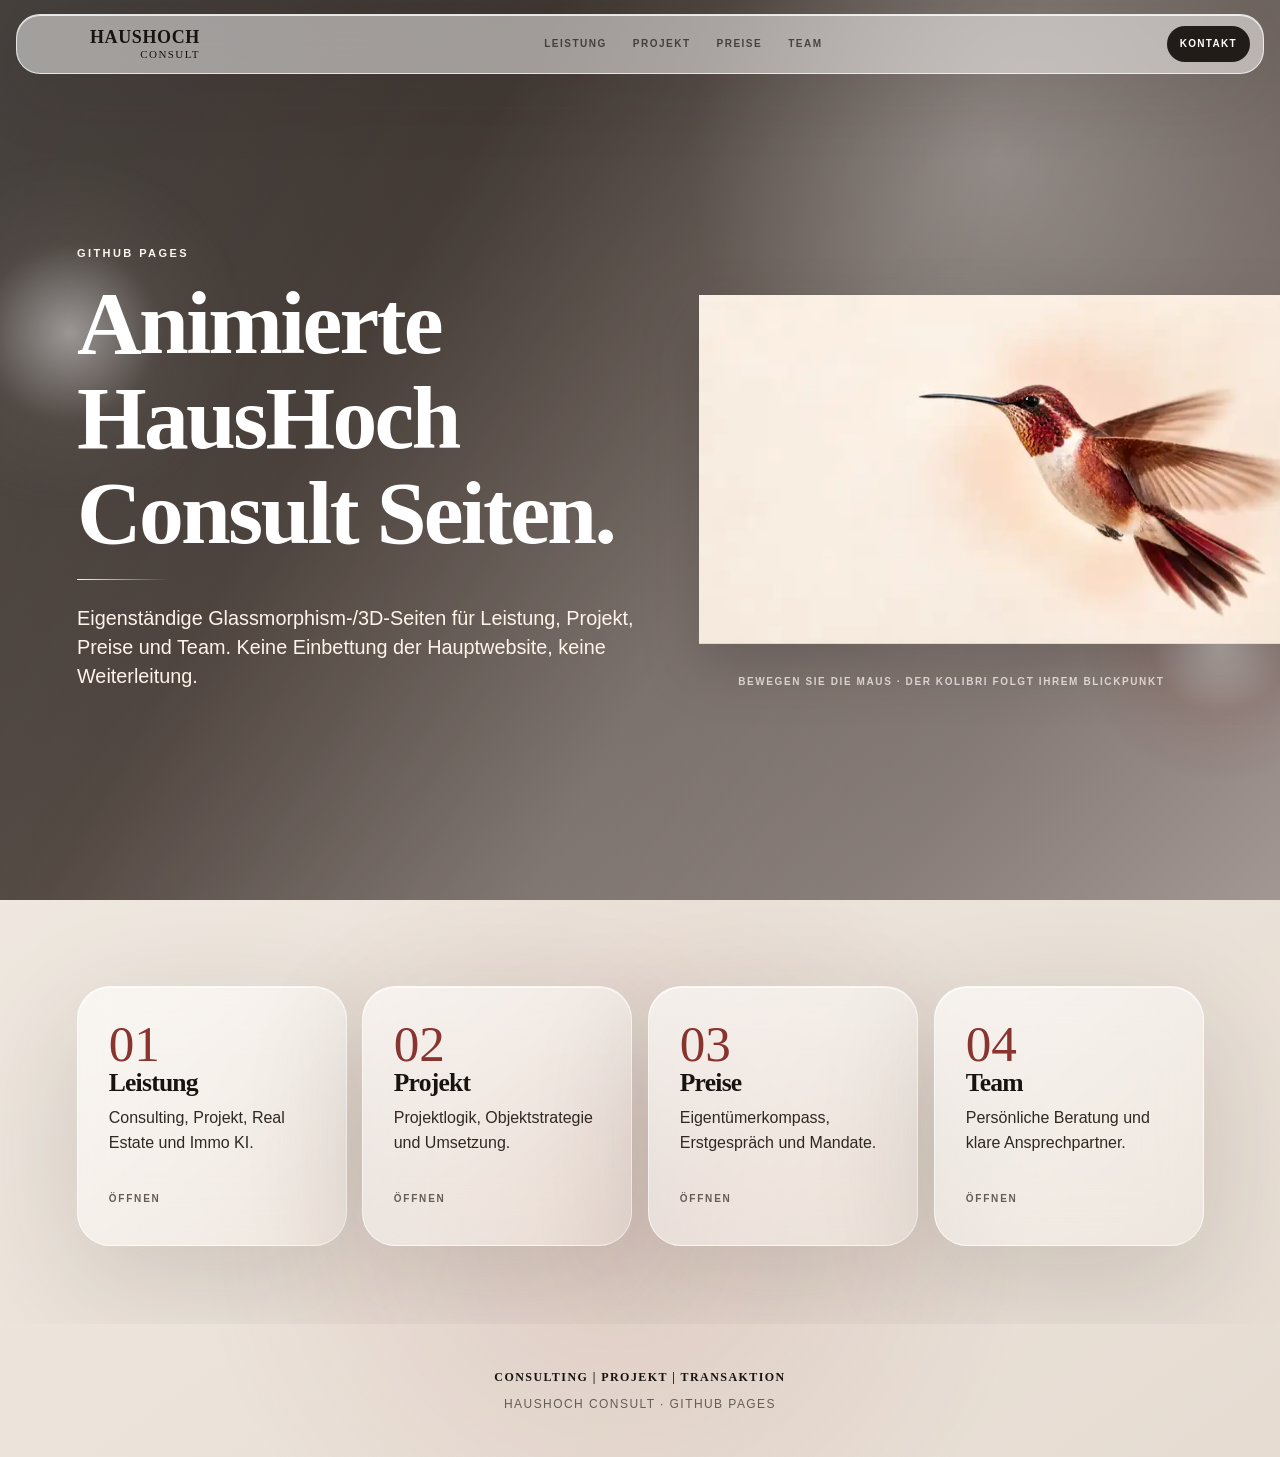
<file: index.html>
<!doctype html><html lang="de"><head><meta charset="utf-8"><meta name="viewport" content="width=device-width,initial-scale=1"><title>HausHoch Consult | GitHub Seiten</title><meta name="description" content="Animierte HausHoch Consult GitHub-Seiten."><link rel="stylesheet" href="assets/hhc.css"></head><body><div class="progress"></div><nav class="nav"><a class="logo" href="./"><b>HAUSHOCH</b>CONSULT</a><div class="navlinks"><a href="leistung/">Leistung</a><a href="projekt/">Projekt</a><a href="preise/">Preise</a><a href="team/">Team</a></div><a class="nav-cta" href="mailto:info@haus-hoch.com">Kontakt</a></nav><section class="section hero"><span class="orb one"></span><span class="orb two"></span><div class="wrap hero-grid"><div class="reveal"><div class="eyebrow">GitHub Pages</div><h1>Animierte HausHoch Consult Seiten.</h1><div class="rule"></div><p class="lead">Eigenständige Glassmorphism-/3D-Seiten für Leistung, Projekt, Preise und Team. Keine Einbettung der Hauptwebsite, keine Weiterleitung.</p></div><div class="kolibri-stage reveal" aria-label="Interaktiver Kolibri"><div class="kolibri-bird" data-kolibri><img src="[data-uri]" alt="HausHoch Kolibri"><span class="eye" aria-hidden="true"></span></div><div class="kolibri-caption">Bewegen Sie die Maus · der Kolibri folgt Ihrem Blickpunkt</div></div></div></section><section class="section compact"><div class="wrap grid4"><a class="service-card tilt reveal" href="leistung/"><div><span class="number">01</span><h3>Leistung</h3><p>Consulting, Projekt, Real Estate und Immo KI.</p></div><span class="kicker">Öffnen</span></a><a class="service-card tilt reveal" href="projekt/"><div><span class="number">02</span><h3>Projekt</h3><p>Projektlogik, Objektstrategie und Umsetzung.</p></div><span class="kicker">Öffnen</span></a><a class="service-card tilt reveal" href="preise/"><div><span class="number">03</span><h3>Preise</h3><p>Eigentümerkompass, Erstgespräch und Mandate.</p></div><span class="kicker">Öffnen</span></a><a class="service-card tilt reveal" href="team/"><div><span class="number">04</span><h3>Team</h3><p>Persönliche Beratung und klare Ansprechpartner.</p></div><span class="kicker">Öffnen</span></a></div></section><footer class="footer"><strong>CONSULTING | PROJEKT | TRANSAKTION</strong>HausHoch Consult · GitHub Pages</footer><script src="assets/hhc.js" defer></script><script src="assets/kolibri-follow.js" defer></script></body></html>
</file>
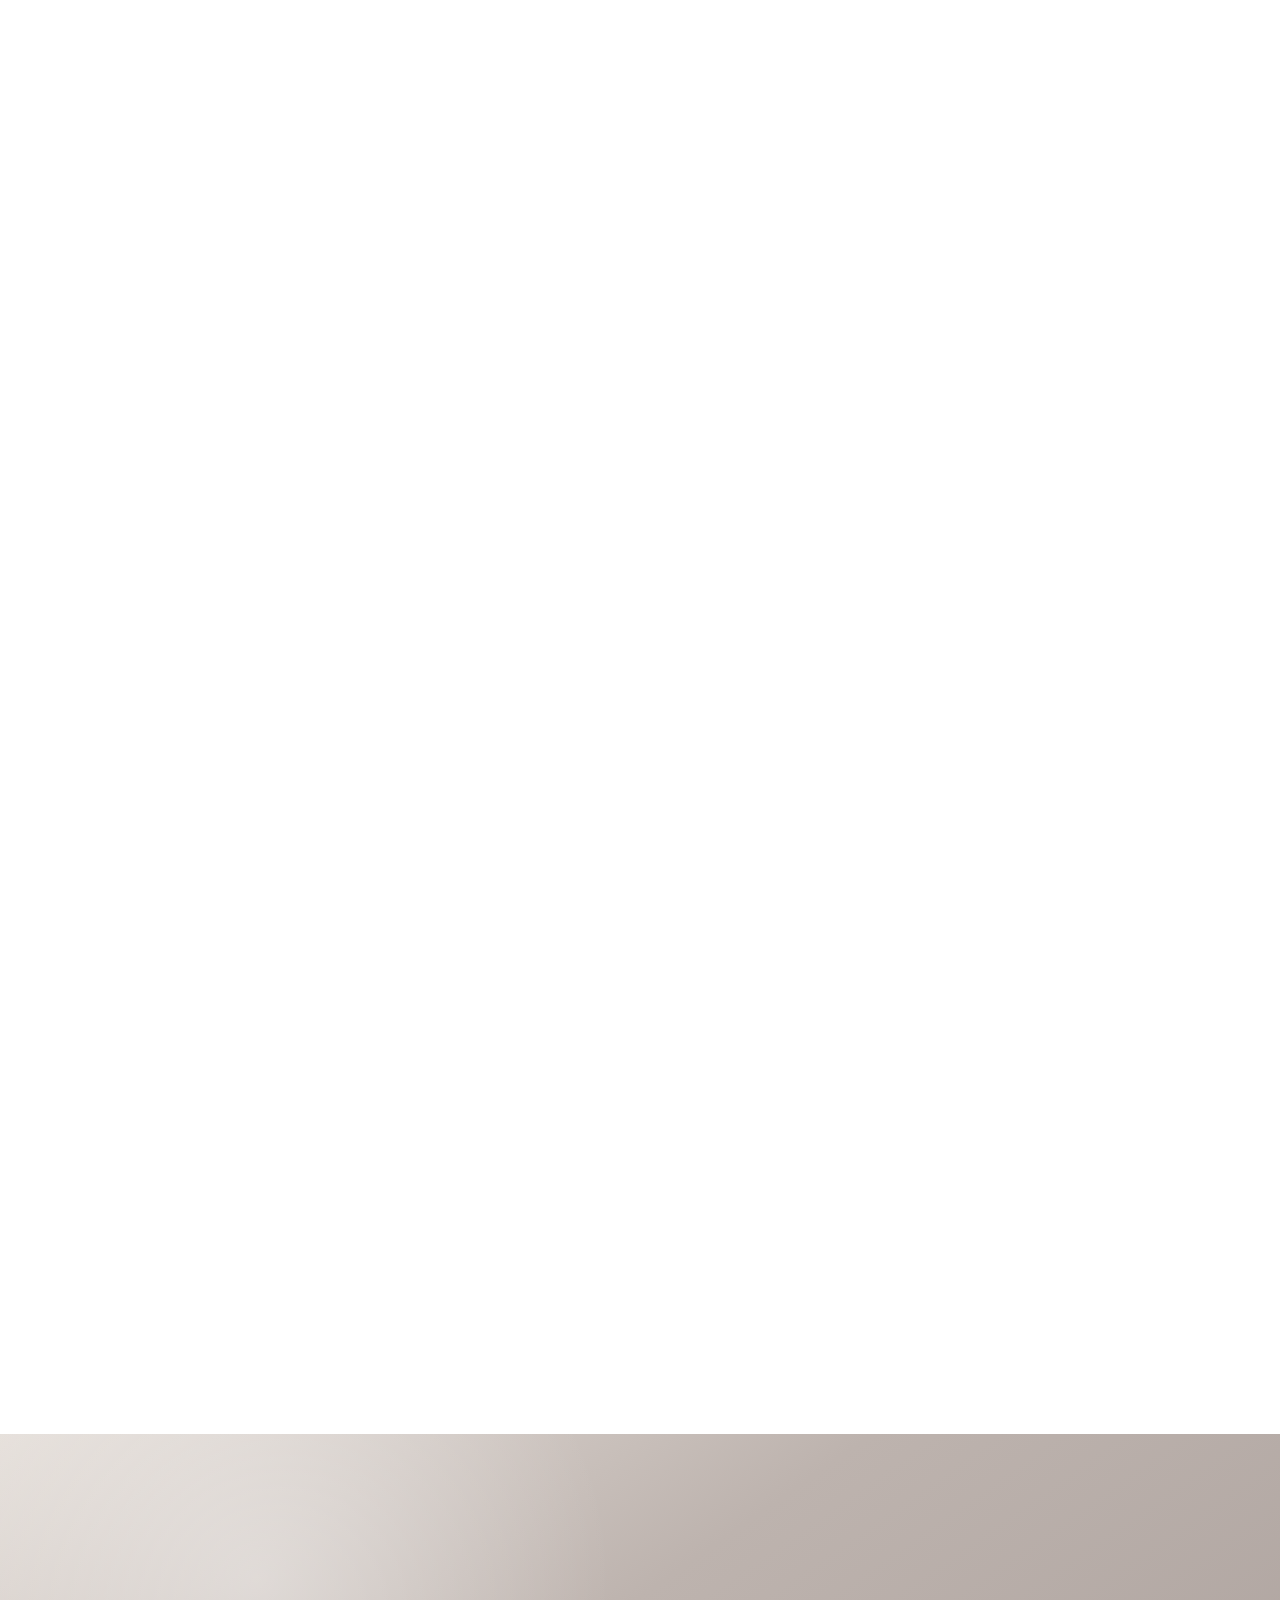
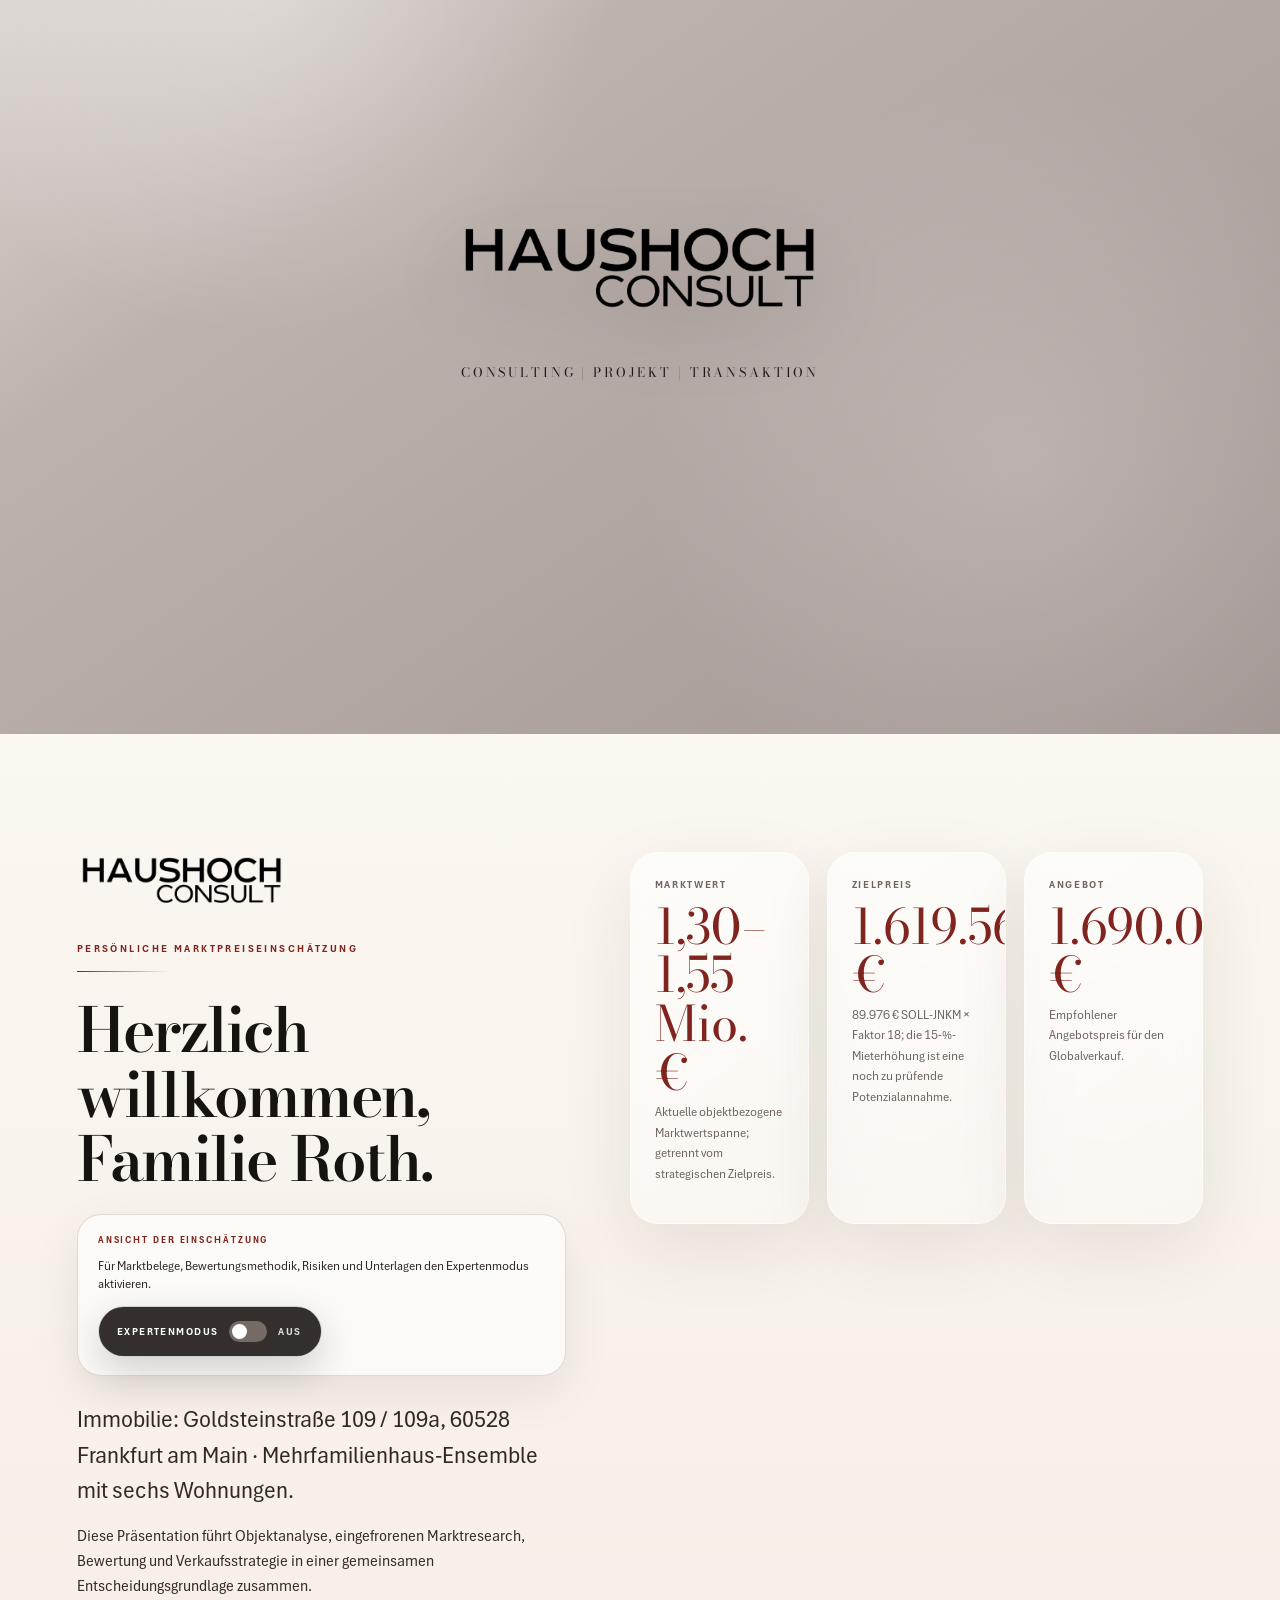
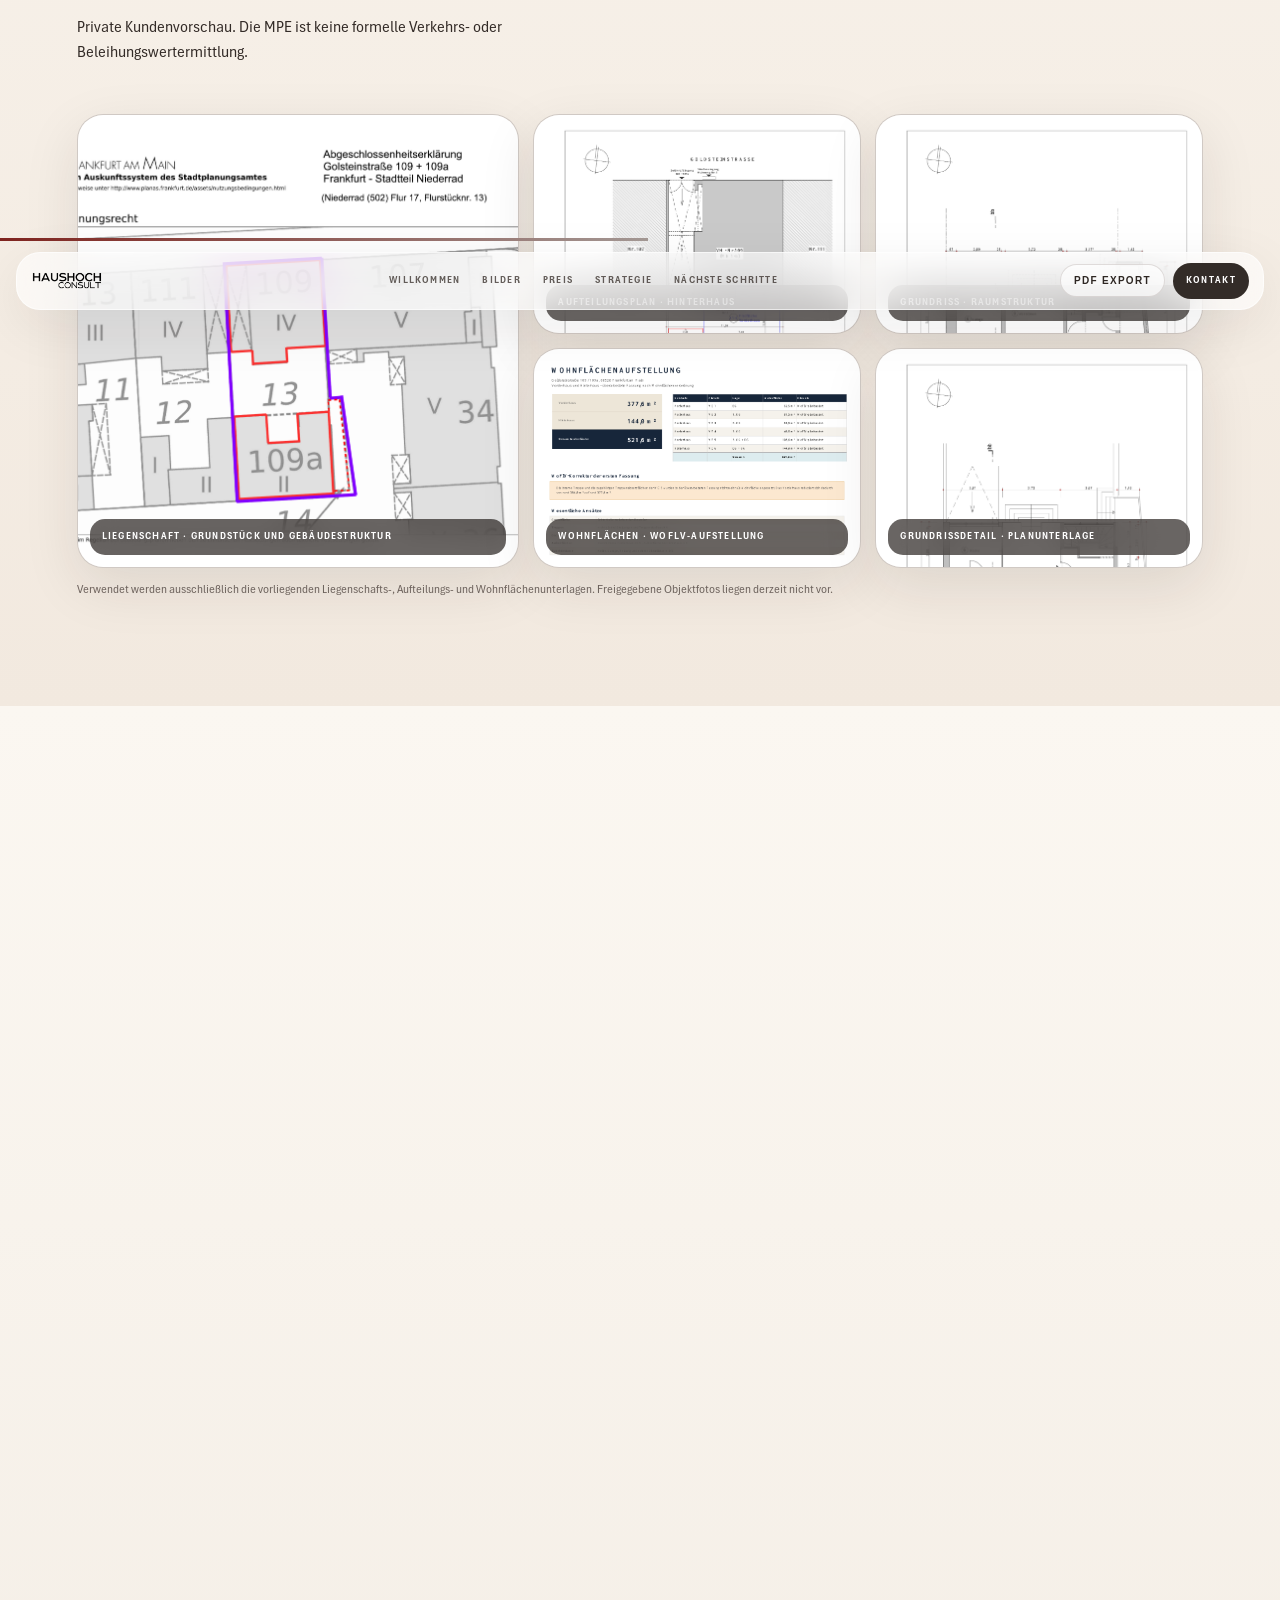
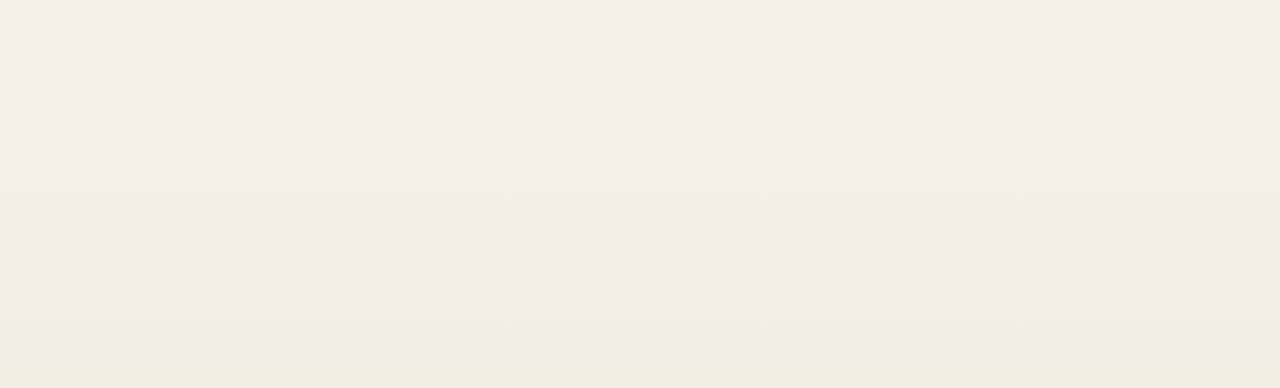
<file: goldsteinstrasse/index.html>
<!doctype html>
<html lang="de">
  <head>
    <meta charset="utf-8" />
    <meta name="viewport" content="width=device-width, initial-scale=1" />
    <meta name="robots" content="noindex,nofollow,noarchive" />
    <title>Goldsteinstraße 109/109a | Marktpreiseinschätzung</title>
    <style>
      :root {
        color-scheme: light;
        font-family: Arial, Helvetica, sans-serif;
        color: #173d35;
        background: #f4f0e8;
      }
      * { box-sizing: border-box; }
      body {
        min-height: 100vh;
        margin: 0;
        display: grid;
        place-items: center;
        background:
          radial-gradient(circle at 20% 10%, rgb(194 157 82 / 18%), transparent 32rem),
          linear-gradient(145deg, #f7f3eb, #e9e2d5);
      }
      main {
        width: min(28rem, calc(100% - 2rem));
        text-align: center;
      }
      .mark {
        display: grid;
        width: 4rem;
        height: 4rem;
        margin: 0 auto 1.25rem;
        place-items: center;
        border: 1px solid rgb(23 61 53 / 24%);
        border-radius: 1.25rem;
        background: rgb(255 255 255 / 76%);
        box-shadow: 0 1rem 2.5rem rgb(23 61 53 / 12%);
        font-weight: 700;
        letter-spacing: 0.08em;
      }
      p { margin: 0 0 1rem; line-height: 1.6; }
      .track {
        height: 0.25rem;
        overflow: hidden;
        border-radius: 999px;
        background: rgb(23 61 53 / 12%);
      }
      .bar {
        width: 0;
        height: 100%;
        border-radius: inherit;
        background: #173d35;
        transition: width 160ms ease;
      }
      .error {
        color: #7b2929;
      }
    </style>
  </head>
  <body>
    <main>
      <div class="mark" aria-hidden="true">HH</div>
      <p id="status">Marktpreiseinschätzung wird geladen …</p>
      <div class="track" aria-hidden="true"><div class="bar" id="bar"></div></div>
    </main>
    <script>
      const chunkCount = 24;
      const statusElement = document.getElementById("status");
      const barElement = document.getElementById("bar");

      async function loadSite() {
        let completed = 0;
        const chunks = await Promise.all(
          Array.from({ length: chunkCount }, async (_, index) => {
            const name = String(index).padStart(3, "0");
            const response = await fetch(`chunks/chunk-${name}`);
            if (!response.ok) throw new Error(`Teil ${name} konnte nicht geladen werden.`);
            const chunk = await response.text();
            completed += 1;
            barElement.style.width = `${Math.round((completed / chunkCount) * 100)}%`;
            return chunk.trim();
          })
        );

        const binary = atob(chunks.join(""));
        const bytes = new Uint8Array(binary.length);
        for (let index = 0; index < binary.length; index += 1) {
          bytes[index] = binary.charCodeAt(index);
        }
        let html = new TextDecoder("utf-8").decode(bytes);
        html = html.replace(
          "</head>",
          '<meta name="robots" content="noindex,nofollow,noarchive"></head>'
        );
        document.open();
        document.write(html);
        document.close();
      }

      loadSite().catch((error) => {
        statusElement.className = "error";
        statusElement.textContent =
          "Die Marktpreiseinschätzung konnte nicht vollständig geladen werden. Bitte öffnen Sie den Link erneut.";
        console.error(error);
      });
    </script>
  </body>
</html>
</file>
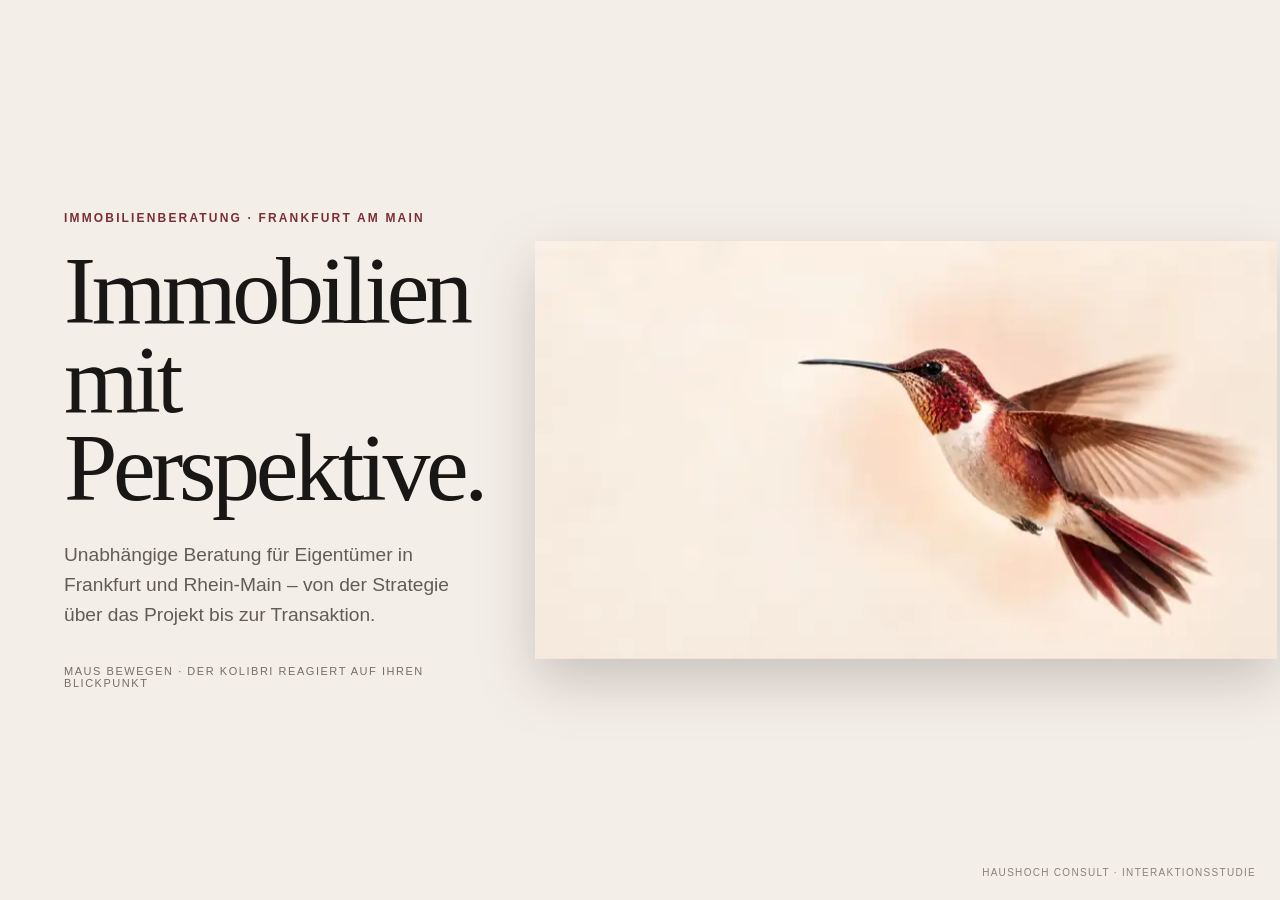
<file: kolibri-interaktion/index.html>
<!doctype html><html lang="de"><head><meta charset="utf-8"><meta name="viewport" content="width=device-width,initial-scale=1"><title>HausHoch Consult – Kolibri Interaktion</title><style>
:root{--paper:#f4eee8;--ink:#191715;--wine:#7a2f36}*{box-sizing:border-box}body{margin:0;background:var(--paper);color:var(--ink);font-family:Arial,sans-serif}.hero{min-height:100svh;display:grid;grid-template-columns:.9fr 1.1fr;align-items:center;gap:4vw;padding:5vw;overflow:hidden;perspective:1200px}.copy{max-width:620px}.ey{font-size:12px;letter-spacing:.18em;text-transform:uppercase;color:var(--wine);font-weight:700;margin-bottom:22px}h1{font:400 clamp(54px,7.5vw,116px)/.92 Georgia,serif;letter-spacing:-.045em;margin:0}.lead{font-size:clamp(17px,1.5vw,22px);line-height:1.55;color:#625c57;max-width:520px;margin-top:28px}.hint{margin-top:35px;font-size:11px;letter-spacing:.14em;text-transform:uppercase;color:#756d67}.stage{display:grid;place-items:center;min-height:70vh;perspective:1200px;perspective-origin:54% 46%}.bird{position:relative;width:min(760px,58vw);aspect-ratio:720/405;transform-style:preserve-3d;transform-origin:54% 52%;will-change:transform,filter;transform:translate3d(var(--tx,0px),var(--ty,0px),var(--tz,0px)) rotateX(var(--rx,0deg)) rotateY(var(--ry,0deg)) rotateZ(var(--rz,0deg)) scale(var(--sc,1));filter:drop-shadow(var(--sx,0px) var(--sy,22px) var(--sb,28px) rgba(28,20,16,.20))}.bird img{width:100%;height:100%;object-fit:contain;display:block;pointer-events:none;user-select:none;transform:translate3d(0,0,8px);animation:kolibriHover 4.8s ease-in-out infinite;will-change:transform}.eye{position:absolute;left:53.15%;top:30.5%;width:clamp(10px,1.15vw,17px);aspect-ratio:1;border-radius:50%;transform:translate(-50%,-50%) translate3d(var(--ex,0px),var(--ey,0px),28px);background:radial-gradient(circle at 35% 30%,#fff 0 10%,transparent 11%),radial-gradient(circle,#050404 0 62%,rgba(30,10,10,.3) 72%,transparent 78%);opacity:.72;filter:drop-shadow(0 1px 1px rgba(0,0,0,.25));pointer-events:none;will-change:transform}@keyframes kolibriHover{0%,100%{transform:translate3d(0,0,8px) rotateZ(0deg)}50%{transform:translate3d(0,-3px,12px) rotateZ(.18deg)}}.tag{position:fixed;right:24px;bottom:22px;font-size:10px;letter-spacing:.13em;text-transform:uppercase;color:#8a817a}@media(max-width:900px){.hero{grid-template-columns:1fr;padding:90px 24px 40px}.stage{min-height:44vh}.bird{width:min(900px,96vw)}.hint{display:none}}@media(pointer:coarse),(prefers-reduced-motion:reduce){.bird{transform:none!important;filter:none!important}.bird img{animation:none!important;transform:none!important}.eye{display:none}}</style></head><body><main class="hero" id="hero"><div class="copy"><div class="ey">Immobilienberatung · Frankfurt am Main</div><h1>Immobilien mit Perspektive.</h1><p class="lead">Unabhängige Beratung für Eigentümer in Frankfurt und Rhein-Main – von der Strategie über das Projekt bis zur Transaktion.</p><div class="hint">Maus bewegen · der Kolibri reagiert auf Ihren Blickpunkt</div></div><div class="stage"><div class="bird" id="bird"><img src="[data-uri]" alt="HausHoch Kolibri"><span class="eye"></span></div></div><div class="tag">HausHoch Consult · Interaktionsstudie</div></main><script>(()=>{if(matchMedia('(pointer:coarse)').matches||matchMedia('(prefers-reduced-motion:reduce)').matches)return;
const s=document.getElementById('hero'),b=document.getElementById('bird'),e=b?.querySelector('.eye');if(!s||!b)return;
const t={x:0,y:0,a:0},body={x:0,y:0,a:0},look={x:0,y:0,a:0};let raf=0;
const clamp=(v,min,max)=>Math.max(min,Math.min(max,v));
const kick=()=>{if(!raf)raf=requestAnimationFrame(tick)};
function point(ev){
  const r=b.getBoundingClientRect();
  const cx=r.left+r.width*.54,cy=r.top+r.height*.50;
  const sx=Math.max(innerWidth*.42,r.width*.72),sy=Math.max(innerHeight*.42,r.height*.90);
  t.x=clamp((ev.clientX-cx)/sx,-1,1);
  t.y=clamp((ev.clientY-cy)/sy,-1,1);
  t.a=1;kick()
}
function reset(){t.x=0;t.y=0;t.a=0;kick()}
function tick(){
  raf=0;
  const follow=t.a?.075:.055,focus=t.a?.22:.13;
  body.x+=(t.x-body.x)*follow; body.y+=(t.y-body.y)*follow; body.a+=(t.a-body.a)*.075;
  look.x+=(t.x-look.x)*focus; look.y+=(t.y-look.y)*focus; look.a+=(t.a-look.a)*.18;
  const x=body.x*body.a,y=body.y*body.a,gx=look.x*look.a,gy=look.y*look.a;
  b.style.setProperty('--ry',(x*8.6).toFixed(3)+'deg');
  b.style.setProperty('--rx',(-y*5.7).toFixed(3)+'deg');
  b.style.setProperty('--rz',((-x*.55)-(x*y*.9)).toFixed(3)+'deg');
  b.style.setProperty('--tx',(x*12).toFixed(2)+'px');
  b.style.setProperty('--ty',(y*7).toFixed(2)+'px');
  b.style.setProperty('--tz',(body.a*8).toFixed(2)+'px');
  b.style.setProperty('--sc',(1+body.a*.009).toFixed(4));
  b.style.setProperty('--sx',(-x*12).toFixed(2)+'px');
  b.style.setProperty('--sy',(22-y*5).toFixed(2)+'px');
  b.style.setProperty('--sb',(28+body.a*4).toFixed(2)+'px');
  if(e){e.style.setProperty('--ex',(gx*4.6).toFixed(2)+'px');e.style.setProperty('--ey',(gy*3.0).toFixed(2)+'px')}
  if(Math.abs(t.x-body.x)>.001||Math.abs(t.y-body.y)>.001||Math.abs(t.a-body.a)>.001||Math.abs(t.x-look.x)>.001||Math.abs(t.y-look.y)>.001)kick()
}
s.addEventListener('pointermove',point,{passive:true});
s.addEventListener('pointerenter',point,{passive:true});
s.addEventListener('pointerleave',reset,{passive:true});
addEventListener('blur',reset,{passive:true});
})();</script></body></html>
</file>
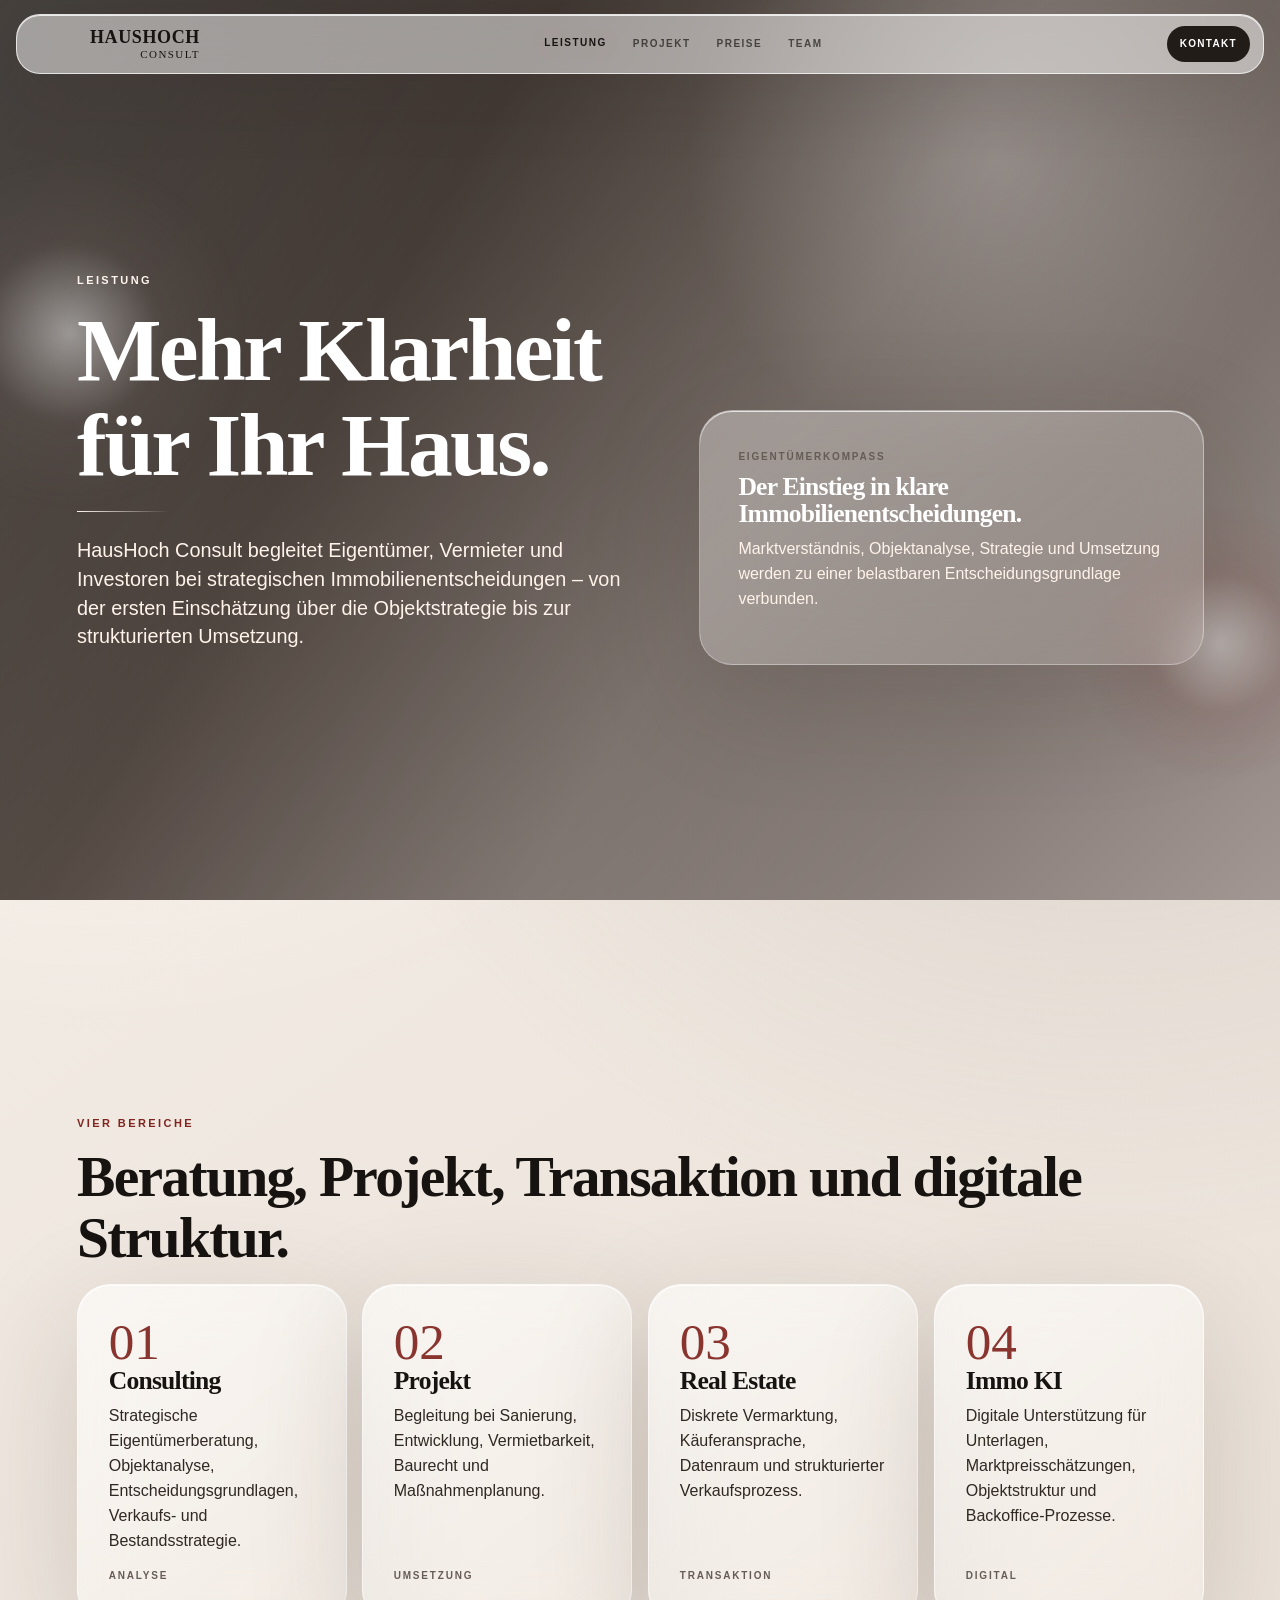
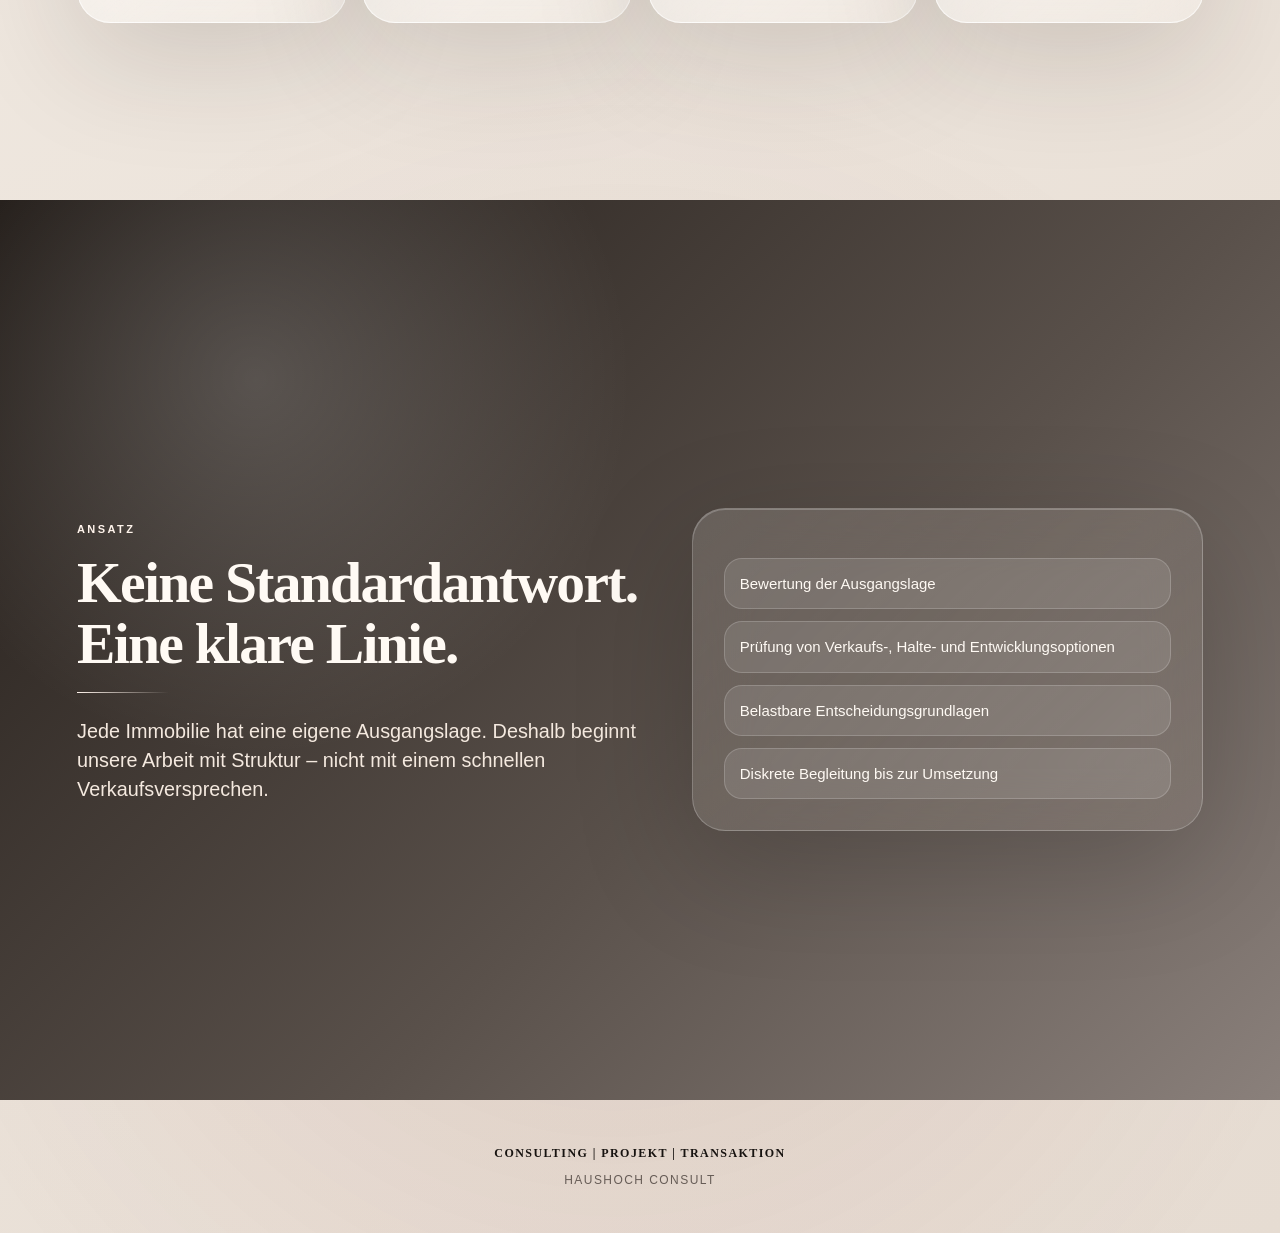
<file: leistung/index.html>
<!doctype html><html lang="de"><head><meta charset="utf-8"><meta name="viewport" content="width=device-width,initial-scale=1"><title>Leistung | HausHoch Consult</title><link rel="stylesheet" href="../assets/hhc.css"></head><body><div class="progress"></div><nav class="nav"><a class="logo" href="../"><b>HAUSHOCH</b>CONSULT</a><div class="navlinks"><a class="active" href="../leistung/">Leistung</a><a href="../projekt/">Projekt</a><a href="../preise/">Preise</a><a href="../team/">Team</a></div><a class="nav-cta" href="mailto:info@haus-hoch.com">Kontakt</a></nav><section class="section hero"><span class="orb one"></span><span class="orb two"></span><div class="wrap hero-grid"><div class="reveal"><div class="eyebrow">Leistung</div><h1>Mehr Klarheit für Ihr Haus.</h1><div class="rule"></div><p class="lead">HausHoch Consult begleitet Eigentümer, Vermieter und Investoren bei strategischen Immobilienentscheidungen – von der ersten Einschätzung über die Objektstrategie bis zur strukturierten Umsetzung.</p></div><div class="hero-card tilt reveal float"><span class="kicker">Eigentümerkompass</span><h3>Der Einstieg in klare Immobilienentscheidungen.</h3><p>Marktverständnis, Objektanalyse, Strategie und Umsetzung werden zu einer belastbaren Entscheidungsgrundlage verbunden.</p></div></div></section><section class="section"><div class="wrap"><div class="reveal"><div class="eyebrow">Vier Bereiche</div><h2>Beratung, Projekt, Transaktion und digitale Struktur.</h2></div><div class="grid4"><article class="service-card tilt reveal"><div><span class="number">01</span><h3>Consulting</h3><p>Strategische Eigentümerberatung, Objektanalyse, Entscheidungsgrundlagen, Verkaufs- und Bestandsstrategie.</p></div><span class="kicker">Analyse</span></article><article class="service-card tilt reveal"><div><span class="number">02</span><h3>Projekt</h3><p>Begleitung bei Sanierung, Entwicklung, Vermietbarkeit, Baurecht und Maßnahmenplanung.</p></div><span class="kicker">Umsetzung</span></article><article class="service-card tilt reveal"><div><span class="number">03</span><h3>Real Estate</h3><p>Diskrete Vermarktung, Käuferansprache, Datenraum und strukturierter Verkaufsprozess.</p></div><span class="kicker">Transaktion</span></article><article class="service-card tilt reveal"><div><span class="number">04</span><h3>Immo KI</h3><p>Digitale Unterstützung für Unterlagen, Marktpreisschätzungen, Objektstruktur und Backoffice-Prozesse.</p></div><span class="kicker">Digital</span></article></div></div></section><section class="section dark"><div class="wrap grid"><div class="reveal"><div class="eyebrow">Ansatz</div><h2>Keine Standardantwort. Eine klare Linie.</h2><div class="rule"></div><p class="lead">Jede Immobilie hat eine eigene Ausgangslage. Deshalb beginnt unsere Arbeit mit Struktur – nicht mit einem schnellen Verkaufsversprechen.</p></div><div class="glass tilt reveal"><ul class="list"><li>Bewertung der Ausgangslage</li><li>Prüfung von Verkaufs-, Halte- und Entwicklungsoptionen</li><li>Belastbare Entscheidungsgrundlagen</li><li>Diskrete Begleitung bis zur Umsetzung</li></ul></div></div></section><footer class="footer"><strong>CONSULTING | PROJEKT | TRANSAKTION</strong>HausHoch Consult</footer><script src="../assets/hhc.js" defer></script></body></html>
</file>
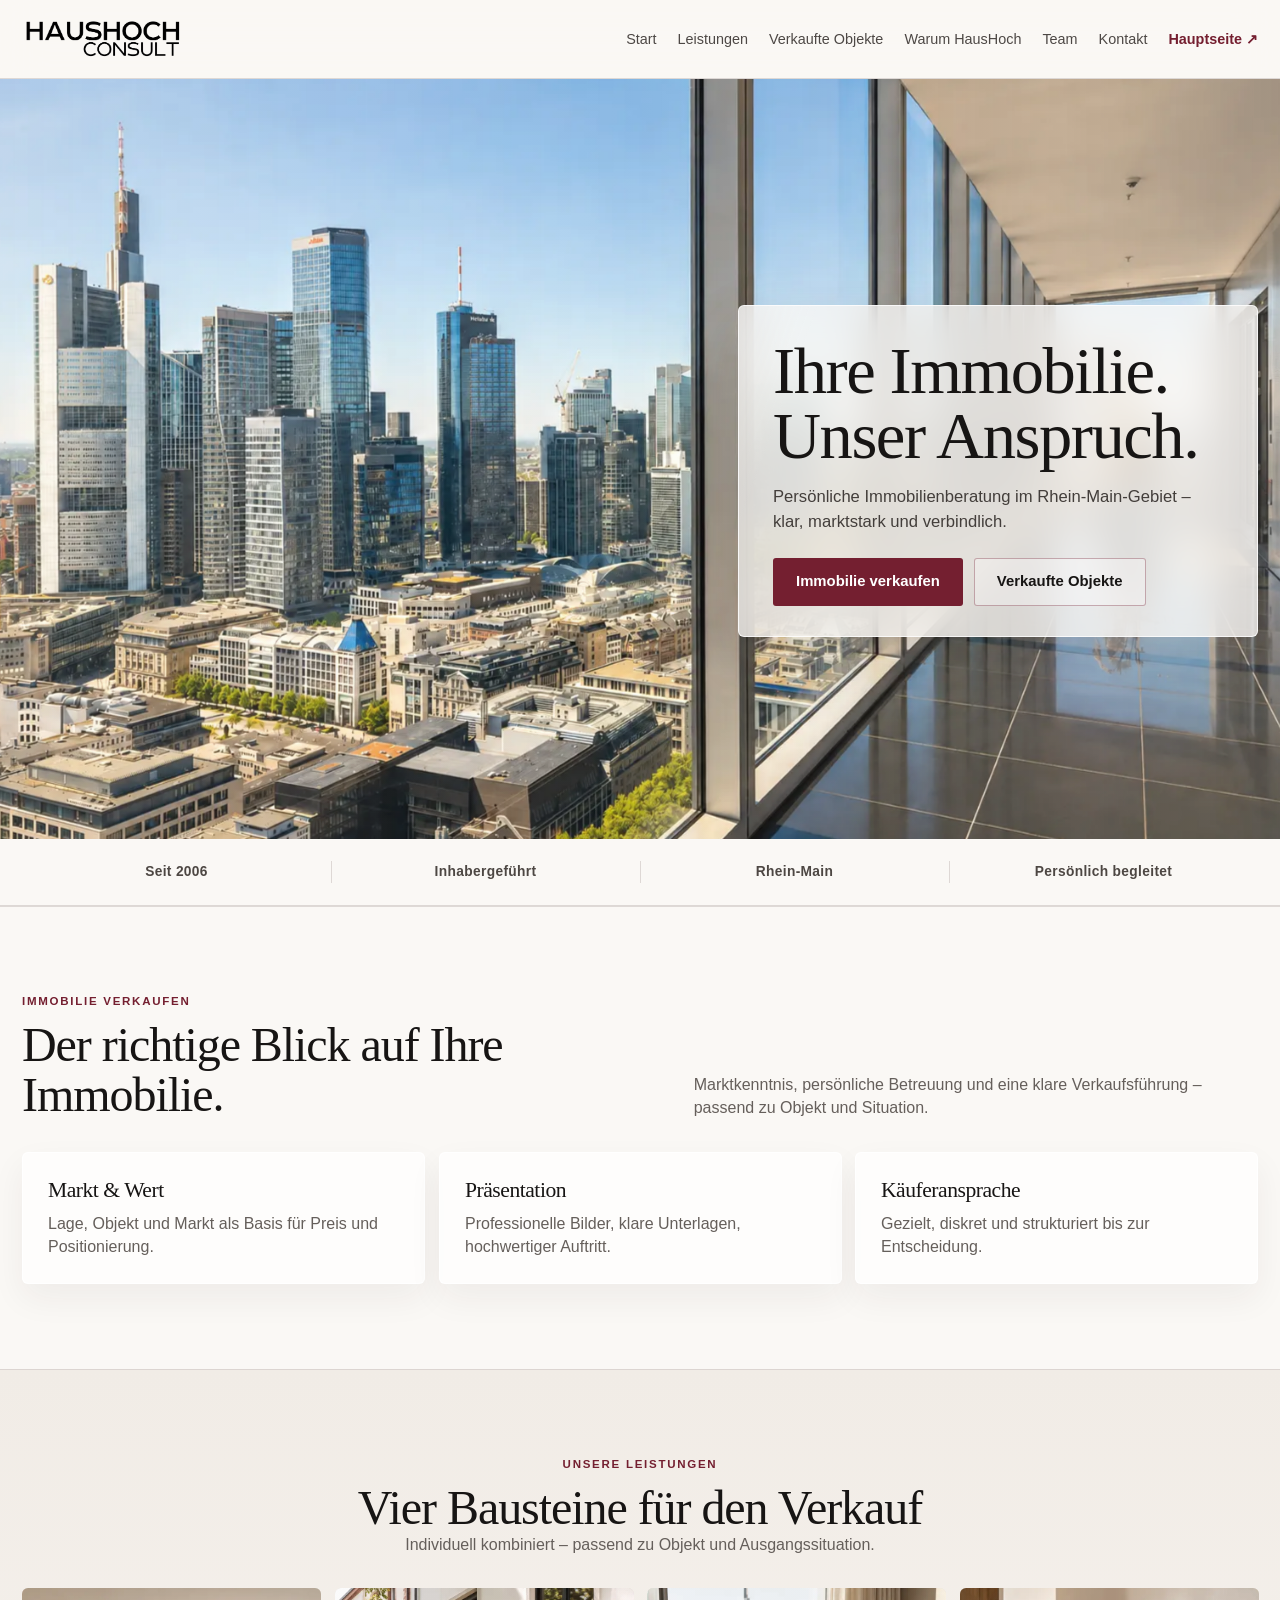
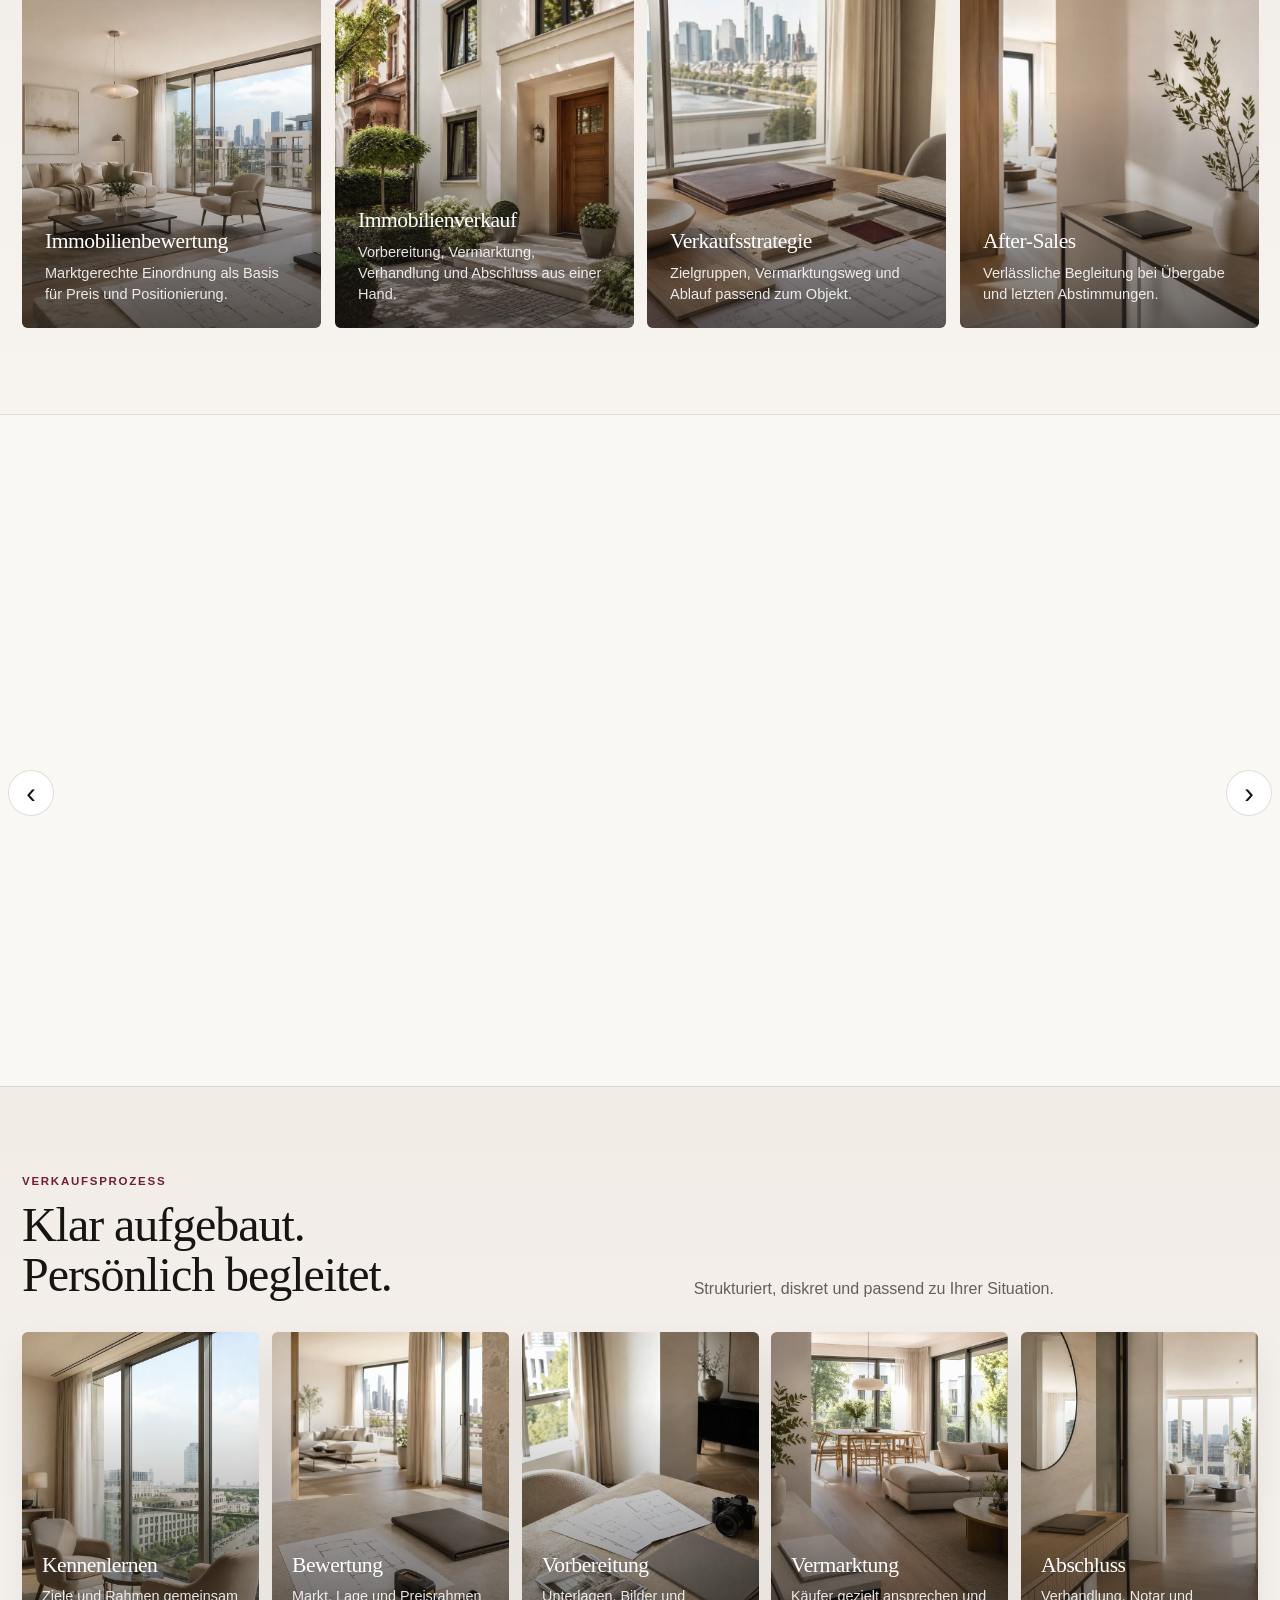
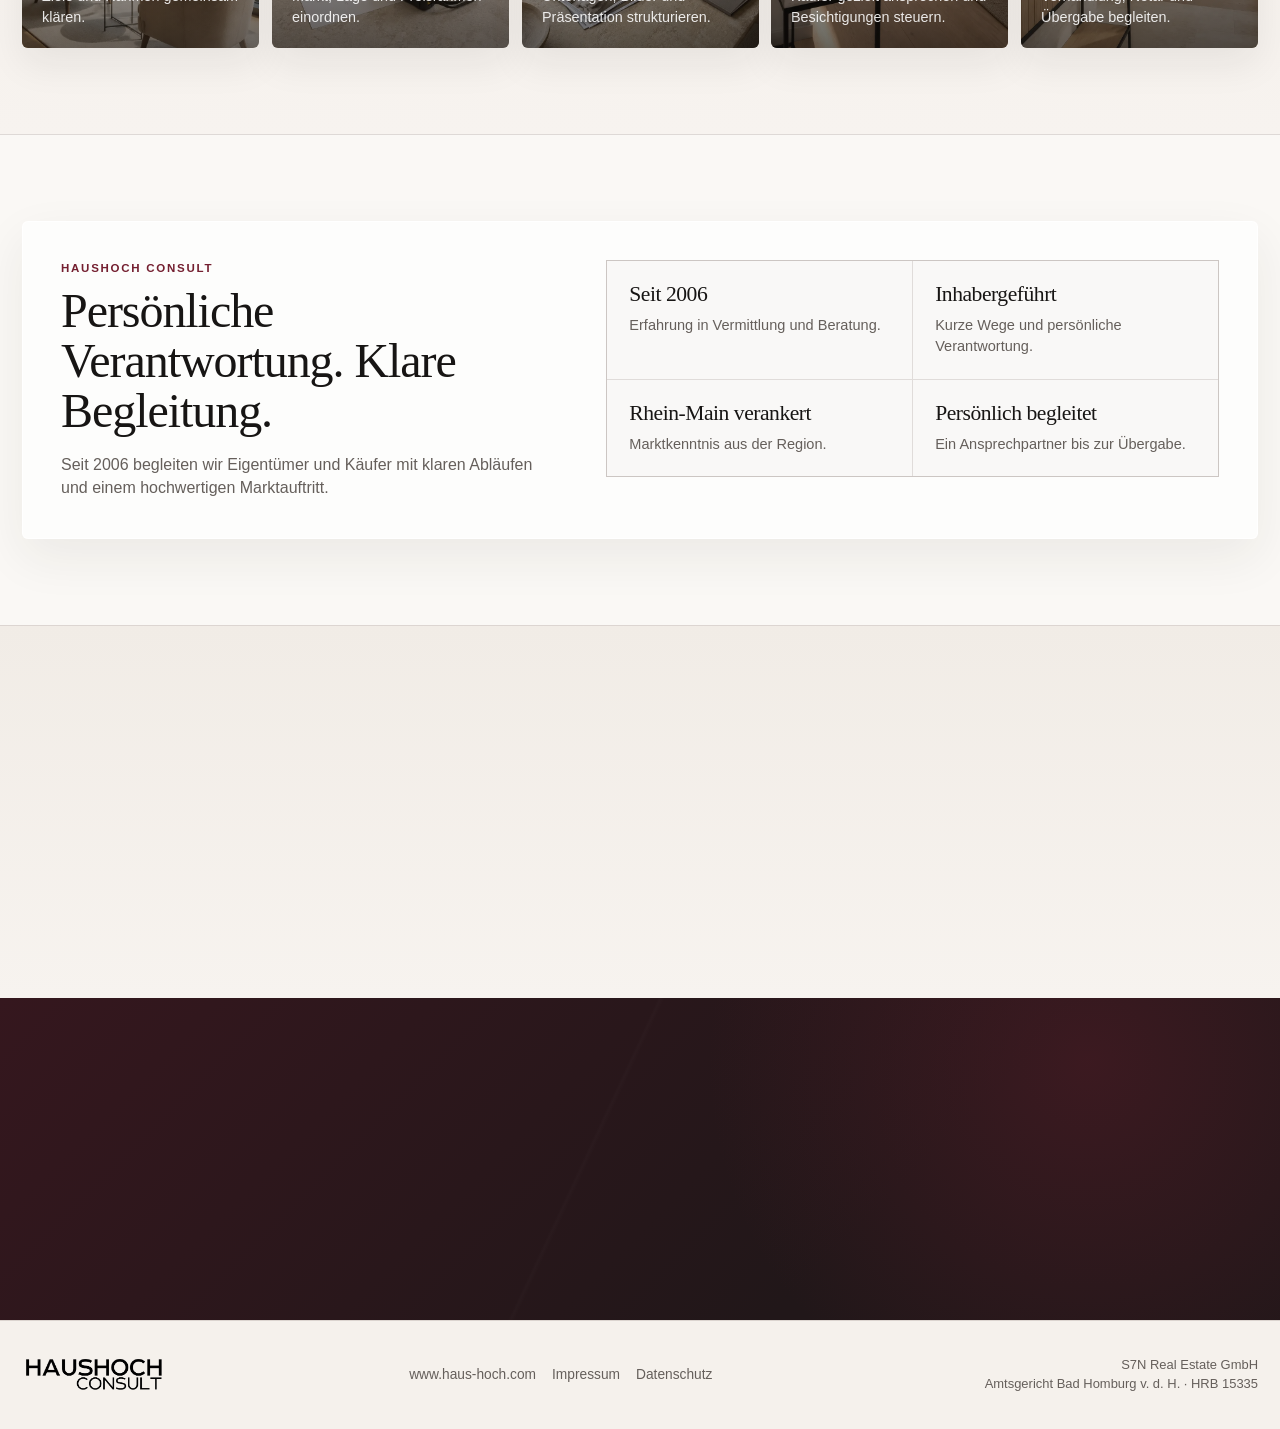
<file: onepager/index.html>
<!doctype html>
<html lang="de">
<head>
  <meta charset="utf-8">
  <meta name="viewport" content="width=device-width, initial-scale=1, viewport-fit=cover">
  <meta name="theme-color" content="#faf8f5">
  <meta name="description" content="Persönliche Immobilienberatung, Bewertung und strukturierte Verkaufsbegleitung für Eigentümer im Rhein-Main-Gebiet.">
  <meta property="og:title" content="HausHoch Consult | Immobilienberatung im Rhein-Main-Gebiet">
  <meta property="og:description" content="Persönlich, marktstark und verbindlich – von der Bewertung bis zur Übergabe.">
  <meta property="og:type" content="website">
  <meta property="og:image" content="assets/hero/hero-skyline-final.webp">
  <title>Immobilie verkaufen im Rhein-Main-Gebiet | HausHoch Consult</title>
  <link rel="icon" href="assets/brand/logo-transparent.png">
  <link rel="stylesheet" href="assets/style.css">
  <script defer src="assets/app.js"></script>
  <script type="application/ld+json">{"@context":"https://schema.org","@type":"RealEstateAgent","name":"HausHoch Consult","url":"https://www.haus-hoch.com/","telephone":"+49 1521 0286499","email":"info@haus-hoch.com","areaServed":"Rhein-Main-Gebiet","address":{"@type":"PostalAddress","streetAddress":"Thurn-und-Taxis-Platz 6","postalCode":"60313","addressLocality":"Frankfurt am Main","addressCountry":"DE"}}</script>
</head>
<body>
  <a class="skip-link" href="#main">Zum Inhalt springen</a>
  <header class="site-header" id="top">
    <div class="container header-inner">
      <a class="brand" href="https://www.haus-hoch.com/" target="_blank" rel="noreferrer" aria-label="HausHoch Consult Hauptseite"><img src="assets/brand/logo-transparent.png" alt="HausHoch Consult"></a>
      <button class="menu-toggle" type="button" aria-expanded="false" aria-controls="main-nav" aria-label="Menü öffnen"><span></span><span></span><span></span></button>
      <nav class="main-nav" id="main-nav" aria-label="Hauptnavigation">
        <a href="#top">Start</a><a href="#leistungen">Leistungen</a><a href="#objekte">Verkaufte Objekte</a><a href="#warum">Warum HausHoch</a><a href="#team">Team</a><a href="#kontakt">Kontakt</a>
        <a class="main-site-link" href="https://www.haus-hoch.com/" target="_blank" rel="noreferrer">Hauptseite ↗</a>
      </nav>
    </div>
  </header>

  <main id="main">
    <section class="hero" aria-labelledby="hero-title">
      <div class="hero-image"></div><div class="hero-wash"></div>
      <div class="container hero-inner"><div class="hero-panel glass-panel">
        <h1 id="hero-title">Ihre Immobilie.<br>Unser Anspruch.</h1>
        <p class="hero-copy">Persönliche Immobilienberatung im Rhein-Main-Gebiet – klar, marktstark und verbindlich.</p>
        <div class="hero-actions"><a class="button button-burgundy" href="#kontakt">Immobilie verkaufen</a><a class="button button-outline" href="#objekte">Verkaufte Objekte</a></div>
      </div></div>
    </section>

    <section class="trust-strip" aria-label="HausHoch Consult auf einen Blick"><div class="container trust-strip-inner reveal"><span>Seit 2006</span><span>Inhabergeführt</span><span>Rhein-Main</span><span>Persönlich begleitet</span></div></section>

    <section class="chapter chapter-light" id="intro"><div class="container">
      <div class="chapter-head split-head reveal"><div><p class="eyebrow">IMMOBILIE VERKAUFEN</p><h2>Der richtige Blick auf Ihre Immobilie.</h2></div><p class="lead">Marktkenntnis, persönliche Betreuung und eine klare Verkaufsführung – passend zu Objekt und Situation.</p></div>
      <div class="value-grid"><article class="value-card reveal tilt-card"><h3>Markt &amp; Wert</h3><p>Lage, Objekt und Markt als Basis für Preis und Positionierung.</p></article><article class="value-card reveal tilt-card"><h3>Präsentation</h3><p>Professionelle Bilder, klare Unterlagen, hochwertiger Auftritt.</p></article><article class="value-card reveal tilt-card"><h3>Käuferansprache</h3><p>Gezielt, diskret und strukturiert bis zur Entscheidung.</p></article></div>
    </div></section>

    <section class="chapter chapter-soft" id="leistungen"><div class="container">
      <div class="chapter-head centered-head reveal"><p class="eyebrow">UNSERE LEISTUNGEN</p><h2>Vier Bausteine für den Verkauf</h2><p class="lead">Individuell kombiniert – passend zu Objekt und Ausgangssituation.</p></div>
      <div class="service-grid">
        <a class="service-card reveal tilt-card" href="#kontakt" aria-label="Immobilienbewertung – Kontakt aufnehmen"><img src="assets/services/service-bewertung-final.webp" alt="" loading="lazy"><div class="service-overlay"></div><div class="service-copy"><h3>Immobilienbewertung</h3><p>Marktgerechte Einordnung als Basis für Preis und Positionierung.</p></div></a>
        <a class="service-card reveal tilt-card" href="#kontakt" aria-label="Immobilienverkauf – Kontakt aufnehmen"><img src="assets/services/service-verkauf-final.webp" alt="" loading="lazy"><div class="service-overlay"></div><div class="service-copy"><h3>Immobilienverkauf</h3><p>Vorbereitung, Vermarktung, Verhandlung und Abschluss aus einer Hand.</p></div></a>
        <a class="service-card reveal tilt-card" href="#kontakt" aria-label="Verkaufsstrategie – Kontakt aufnehmen"><img src="assets/services/service-strategie-final.webp" alt="" loading="lazy"><div class="service-overlay"></div><div class="service-copy"><h3>Verkaufsstrategie</h3><p>Zielgruppen, Vermarktungsweg und Ablauf passend zum Objekt.</p></div></a>
        <a class="service-card reveal tilt-card" href="#kontakt" aria-label="After-Sales – Kontakt aufnehmen"><img src="assets/services/service-aftersales-final.webp" alt="" loading="lazy"><div class="service-overlay"></div><div class="service-copy"><h3>After-Sales</h3><p>Verlässliche Begleitung bei Übergabe und letzten Abstimmungen.</p></div></a>
      </div><p class="mobile-hint" aria-hidden="true">Wischen für weitere Leistungen <span>→</span></p>
    </div></section>

    <section class="chapter chapter-light" id="objekte"><div class="container">
      <div class="chapter-head split-head object-head reveal"><div><p class="eyebrow">VERKAUFTE &amp; VERMITTELTE OBJEKTE</p><h2>Ausgewählte Beispiele</h2></div><p class="lead">Wohn- und Investmentimmobilien aus dem Rhein-Main-Gebiet.</p></div>
      <div class="object-carousel-wrap"><button class="carousel-arrow carousel-prev" type="button" aria-label="Vorherige Objekte">‹</button><div class="object-carousel" aria-label="Verkaufte und vermittelte Objekte">
        <article class="object-card reveal tilt-card"><div class="object-image-wrap"><img src="assets/objects/residential-15.webp" alt="Einfamilienhaus in Hanau" loading="lazy"><div class="sold-corner" aria-label="VERKAUFT"><span>VERKAUFT</span></div></div><div class="object-body"><div class="object-data"><span>Ort</span><strong>Hanau</strong></div><div class="object-data"><span>Wohnfläche</span><strong>ca. 140 m²</strong></div><div class="object-data"><span>Immobilientyp</span><strong>Einfamilienhaus</strong></div></div></article>
        <article class="object-card reveal tilt-card"><div class="object-image-wrap"><img src="assets/objects/residential-16.webp" alt="Mehrfamilienhaus in Offenbach" loading="lazy"><div class="sold-corner" aria-label="VERKAUFT"><span>VERKAUFT</span></div></div><div class="object-body"><div class="object-data"><span>Ort</span><strong>Offenbach</strong></div><div class="object-data"><span>Wohnfläche</span><strong>ca. 320 m²</strong></div><div class="object-data"><span>Immobilientyp</span><strong>Mehrfamilienhaus</strong></div></div></article>
        <article class="object-card reveal tilt-card"><div class="object-image-wrap"><img src="assets/objects/residential-17.webp" alt="Eigentumswohnung in Offenbach" loading="lazy"><div class="sold-corner" aria-label="VERKAUFT"><span>VERKAUFT</span></div></div><div class="object-body"><div class="object-data"><span>Ort</span><strong>Offenbach</strong></div><div class="object-data"><span>Wohnfläche</span><strong>ca. 90 m²</strong></div><div class="object-data"><span>Immobilientyp</span><strong>Eigentumswohnung</strong></div></div></article>
        <article class="object-card reveal tilt-card"><div class="object-image-wrap"><img src="assets/objects/residential-19.webp" alt="Eigentumswohnung in Obertshausen" loading="lazy"><div class="sold-corner" aria-label="VERKAUFT"><span>VERKAUFT</span></div></div><div class="object-body"><div class="object-data"><span>Ort</span><strong>Obertshausen</strong></div><div class="object-data"><span>Wohnfläche</span><strong>ca. 70 m²</strong></div><div class="object-data"><span>Immobilientyp</span><strong>Eigentumswohnung</strong></div></div></article>
        <article class="object-card reveal tilt-card"><div class="object-image-wrap"><img src="assets/objects/residential-20.webp" alt="Eigentumswohnung in Maintal" loading="lazy"><div class="sold-corner" aria-label="VERKAUFT"><span>VERKAUFT</span></div></div><div class="object-body"><div class="object-data"><span>Ort</span><strong>Maintal</strong></div><div class="object-data"><span>Wohnfläche</span><strong>ca. 110 m²</strong></div><div class="object-data"><span>Immobilientyp</span><strong>Eigentumswohnung</strong></div></div></article>
        <article class="object-card reveal tilt-card"><div class="object-image-wrap"><img src="assets/objects/residential-21.webp" alt="Einfamilienhaus in Hanau" loading="lazy"><div class="sold-corner" aria-label="VERKAUFT"><span>VERKAUFT</span></div></div><div class="object-body"><div class="object-data"><span>Ort</span><strong>Hanau</strong></div><div class="object-data"><span>Wohnfläche</span><strong>ca. 120 m²</strong></div><div class="object-data"><span>Immobilientyp</span><strong>Einfamilienhaus</strong></div></div></article>
      </div><button class="carousel-arrow carousel-next" type="button" aria-label="Nächste Objekte">›</button></div><p class="mobile-hint" aria-hidden="true">Wischen für weitere Referenzen <span>→</span></p>
    </div></section>

    <section class="chapter chapter-soft" id="ablauf"><div class="container">
      <div class="chapter-head split-head reveal"><div><p class="eyebrow">VERKAUFSPROZESS</p><h2>Klar aufgebaut.<br>Persönlich begleitet.</h2></div><p class="lead">Strukturiert, diskret und passend zu Ihrer Situation.</p></div>
      <div class="process-grid">
        <article class="process-card reveal tilt-card"><img src="assets/process/process-kennenlernen-final.webp" alt="" loading="lazy"><div class="process-overlay"></div><div class="process-copy-shell"><h3>Kennenlernen</h3><p>Ziele und Rahmen gemeinsam klären.</p></div></article>
        <article class="process-card reveal tilt-card"><img src="assets/process/process-bewertung-final.webp" alt="" loading="lazy"><div class="process-overlay"></div><div class="process-copy-shell"><h3>Bewertung</h3><p>Markt, Lage und Preisrahmen einordnen.</p></div></article>
        <article class="process-card reveal tilt-card"><img src="assets/process/process-vorbereitung-final.webp" alt="" loading="lazy"><div class="process-overlay"></div><div class="process-copy-shell"><h3>Vorbereitung</h3><p>Unterlagen, Bilder und Präsentation strukturieren.</p></div></article>
        <article class="process-card reveal tilt-card"><img src="assets/process/process-vermarktung-final.webp" alt="" loading="lazy"><div class="process-overlay"></div><div class="process-copy-shell"><h3>Vermarktung</h3><p>Käufer gezielt ansprechen und Besichtigungen steuern.</p></div></article>
        <article class="process-card reveal tilt-card"><img src="assets/process/process-abschluss-final.webp" alt="" loading="lazy"><div class="process-overlay"></div><div class="process-copy-shell"><h3>Abschluss</h3><p>Verhandlung, Notar und Übergabe begleiten.</p></div></article>
      </div>
    </div></section>

    <section class="chapter chapter-light" id="warum"><div class="container why-shell reveal">
      <div class="why-copy"><p class="eyebrow">HAUSHOCH CONSULT</p><h2>Persönliche Verantwortung. Klare Begleitung.</h2><p class="lead">Seit 2006 begleiten wir Eigentümer und Käufer mit klaren Abläufen und einem hochwertigen Marktauftritt.</p></div>
      <div class="why-grid"><article class="why-card"><h3>Seit 2006</h3><p>Erfahrung in Vermittlung und Beratung.</p></article><article class="why-card"><h3>Inhabergeführt</h3><p>Kurze Wege und persönliche Verantwortung.</p></article><article class="why-card"><h3>Rhein-Main verankert</h3><p>Marktkenntnis aus der Region.</p></article><article class="why-card"><h3>Persönlich begleitet</h3><p>Ein Ansprechpartner bis zur Übergabe.</p></article></div>
    </div></section>

    <section class="chapter chapter-soft team-section" id="team"><div class="container"><div class="chapter-head centered-head compact-head reveal"><p class="eyebrow">TEAM</p><h2>Ein Team. Eine Haltung.</h2><p class="lead">Persönlich, marktstark und verbindlich im Rhein-Main-Gebiet.</p></div><div class="team-collage reveal" aria-label="Anonym dargestelltes Team von HausHoch Consult">
      <figure class="team-tile"><img src="assets/team/team-01-final.webp" alt="Teammitglied von HausHoch Consult" loading="lazy"></figure><figure class="team-tile"><img src="assets/team/team-02-final.webp" alt="Teammitglied von HausHoch Consult" loading="lazy"></figure><figure class="team-tile"><img src="assets/team/team-03-final.webp" alt="Teammitglied von HausHoch Consult" loading="lazy"></figure><figure class="team-tile"><img src="assets/team/team-04-final.webp" alt="Teammitglied von HausHoch Consult" loading="lazy"></figure><figure class="team-tile"><img src="assets/team/team-05-final.webp" alt="Teammitglied von HausHoch Consult" loading="lazy"></figure><figure class="team-tile"><img src="assets/team/team-06-final.webp" alt="Teammitglied von HausHoch Consult" loading="lazy"></figure><figure class="team-tile"><img src="assets/team/team-07-final.webp" alt="Teammitglied von HausHoch Consult" loading="lazy"></figure>
    </div></div></section>

    <section class="chapter contact-section" id="kontakt"><div class="container contact-shell reveal">
      <div class="contact-copy"><p class="eyebrow eyebrow-light">KONTAKT</p><h2>Lassen Sie uns über Ihre Immobilie sprechen.</h2><p class="lead lead-light">Wir freuen uns auf ein persönliches Gespräch.</p></div>
      <div class="contact-details"><a href="tel:+4915210286499"><span>Telefon</span><strong>+49 1521 0286499</strong></a><a href="mailto:info@haus-hoch.com"><span>E-Mail</span><strong>info@haus-hoch.com</strong></a><a href="https://maps.google.com/?q=Thurn-und-Taxis-Platz+6,+60313+Frankfurt+am+Main" target="_blank" rel="noreferrer"><span>Adresse</span><strong>Thurn-und-Taxis-Platz 6<br>60313 Frankfurt am Main</strong></a></div>
    </div></section>
  </main>

  <footer class="site-footer"><div class="container footer-grid"><a class="footer-brand" href="https://www.haus-hoch.com/" target="_blank" rel="noreferrer"><img src="assets/brand/logo-transparent.png" alt="HausHoch Consult"></a><div class="footer-links"><a href="https://www.haus-hoch.com/" target="_blank" rel="noreferrer">www.haus-hoch.com</a><a href="https://www.haus-hoch.com/impressum-datenschutzerklarung/" target="_blank" rel="noreferrer">Impressum</a><a href="https://www.haus-hoch.com/impressum-datenschutzerklarung/" target="_blank" rel="noreferrer">Datenschutz</a></div><div class="footer-legal"><span>S7N Real Estate GmbH</span><span>Amtsgericht Bad Homburg v. d. H. · HRB 15335</span></div></div></footer>

  <aside class="mobile-contact-bar" aria-label="Schnellkontakt"><a href="tel:+4915210286499">Anrufen</a><a href="mailto:info@haus-hoch.com">E-Mail</a></aside>
</body>
</html>
</file>
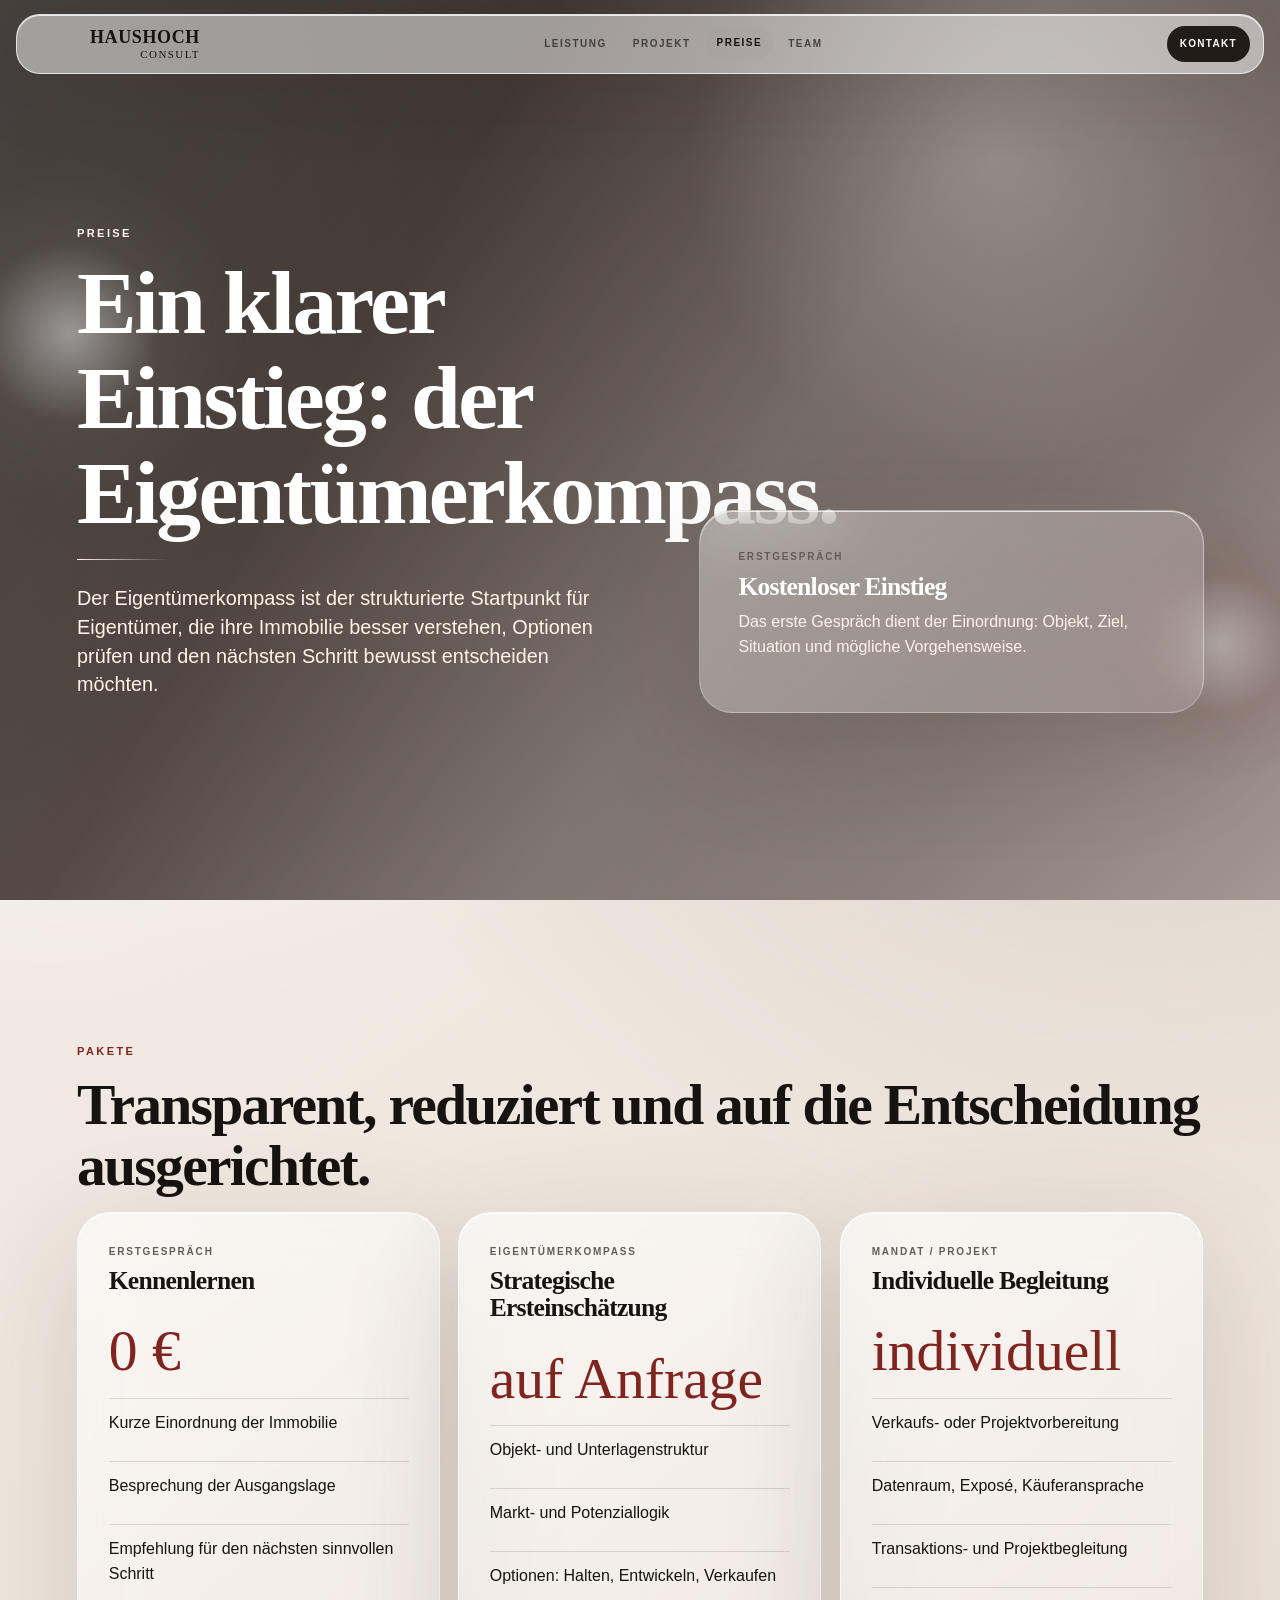
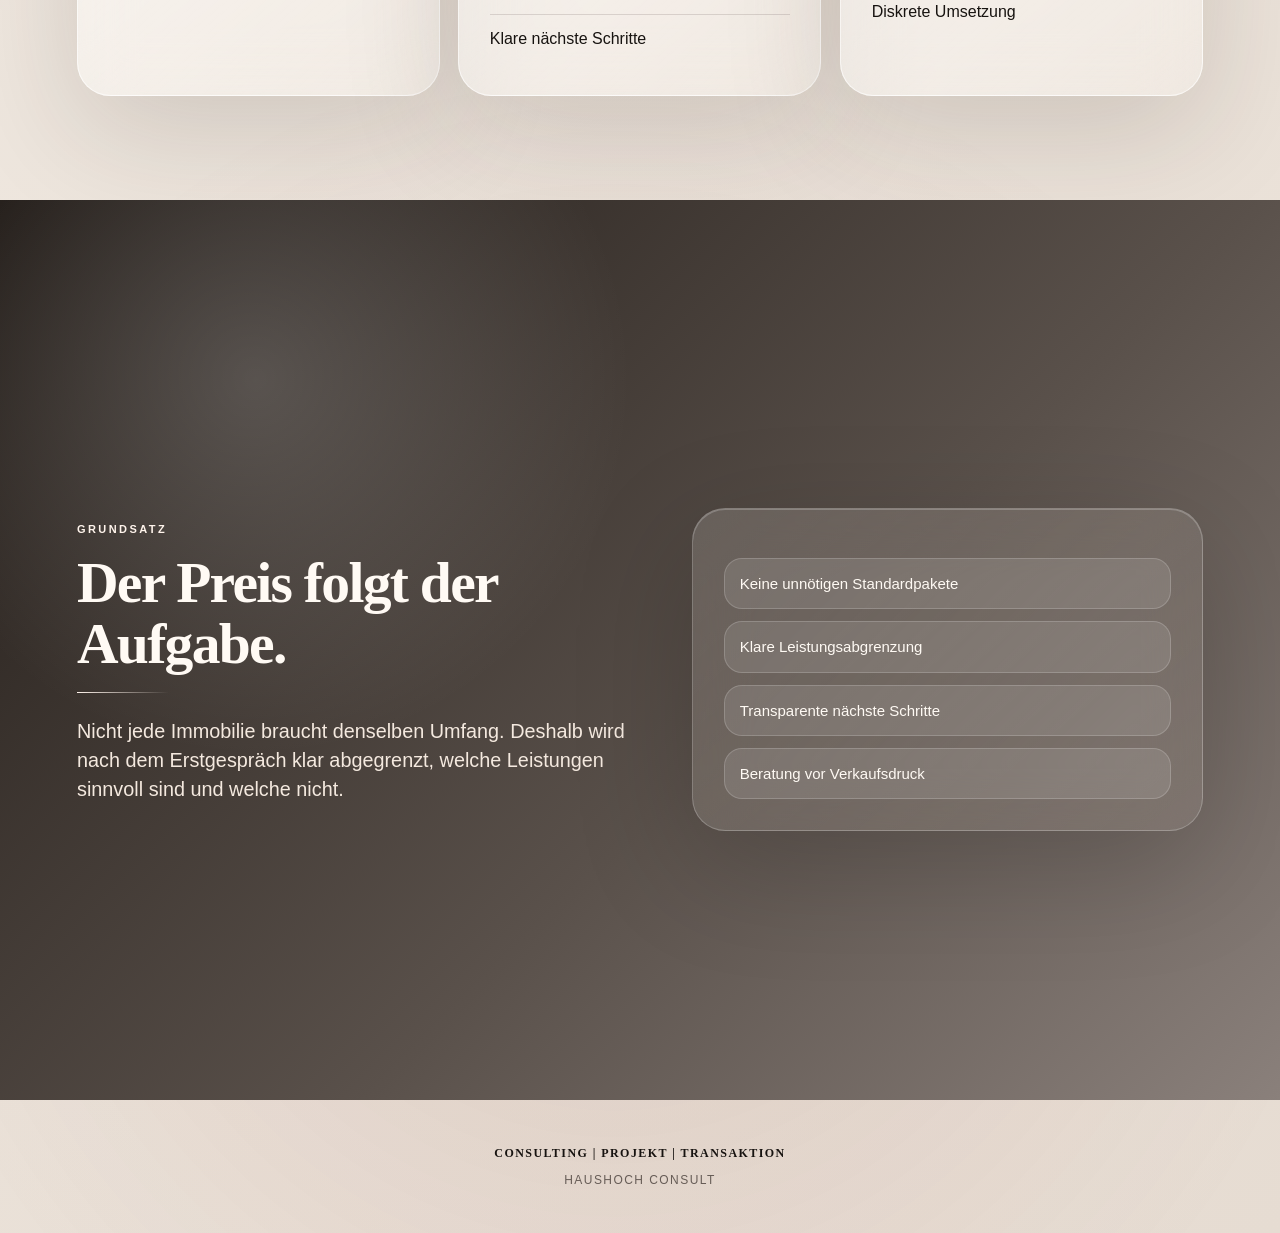
<file: preise/index.html>
<!doctype html><html lang="de"><head><meta charset="utf-8"><meta name="viewport" content="width=device-width,initial-scale=1"><title>Preise | HausHoch Consult</title><link rel="stylesheet" href="../assets/hhc.css"></head><body><div class="progress"></div><nav class="nav"><a class="logo" href="../"><b>HAUSHOCH</b>CONSULT</a><div class="navlinks"><a href="../leistung/">Leistung</a><a href="../projekt/">Projekt</a><a class="active" href="../preise/">Preise</a><a href="../team/">Team</a></div><a class="nav-cta" href="mailto:info@haus-hoch.com">Kontakt</a></nav><section class="section hero"><span class="orb one"></span><span class="orb two"></span><div class="wrap hero-grid"><div class="reveal"><div class="eyebrow">Preise</div><h1>Ein klarer Einstieg: der Eigentümerkompass.</h1><div class="rule"></div><p class="lead">Der Eigentümerkompass ist der strukturierte Startpunkt für Eigentümer, die ihre Immobilie besser verstehen, Optionen prüfen und den nächsten Schritt bewusst entscheiden möchten.</p></div><div class="hero-card tilt reveal float"><span class="kicker">Erstgespräch</span><h3>Kostenloser Einstieg</h3><p>Das erste Gespräch dient der Einordnung: Objekt, Ziel, Situation und mögliche Vorgehensweise.</p></div></div></section><section class="section"><div class="wrap"><div class="reveal"><div class="eyebrow">Pakete</div><h2>Transparent, reduziert und auf die Entscheidung ausgerichtet.</h2></div><div class="grid3"><article class="price-card tilt reveal"><span class="kicker">Erstgespräch</span><h3>Kennenlernen</h3><div class="price">0 €</div><ul><li>Kurze Einordnung der Immobilie</li><li>Besprechung der Ausgangslage</li><li>Empfehlung für den nächsten sinnvollen Schritt</li></ul></article><article class="price-card tilt reveal"><span class="kicker">Eigentümerkompass</span><h3>Strategische Ersteinschätzung</h3><div class="price">auf Anfrage</div><ul><li>Objekt- und Unterlagenstruktur</li><li>Markt- und Potenziallogik</li><li>Optionen: Halten, Entwickeln, Verkaufen</li><li>Klare nächste Schritte</li></ul></article><article class="price-card tilt reveal"><span class="kicker">Mandat / Projekt</span><h3>Individuelle Begleitung</h3><div class="price">individuell</div><ul><li>Verkaufs- oder Projektvorbereitung</li><li>Datenraum, Exposé, Käuferansprache</li><li>Transaktions- und Projektbegleitung</li><li>Diskrete Umsetzung</li></ul></article></div></div></section><section class="section dark"><div class="wrap grid"><div class="reveal"><div class="eyebrow">Grundsatz</div><h2>Der Preis folgt der Aufgabe.</h2><div class="rule"></div><p class="lead">Nicht jede Immobilie braucht denselben Umfang. Deshalb wird nach dem Erstgespräch klar abgegrenzt, welche Leistungen sinnvoll sind und welche nicht.</p></div><div class="glass tilt reveal"><ul class="list"><li>Keine unnötigen Standardpakete</li><li>Klare Leistungsabgrenzung</li><li>Transparente nächste Schritte</li><li>Beratung vor Verkaufsdruck</li></ul></div></div></section><footer class="footer"><strong>CONSULTING | PROJEKT | TRANSAKTION</strong>HausHoch Consult</footer><script src="../assets/hhc.js" defer></script></body></html>
</file>
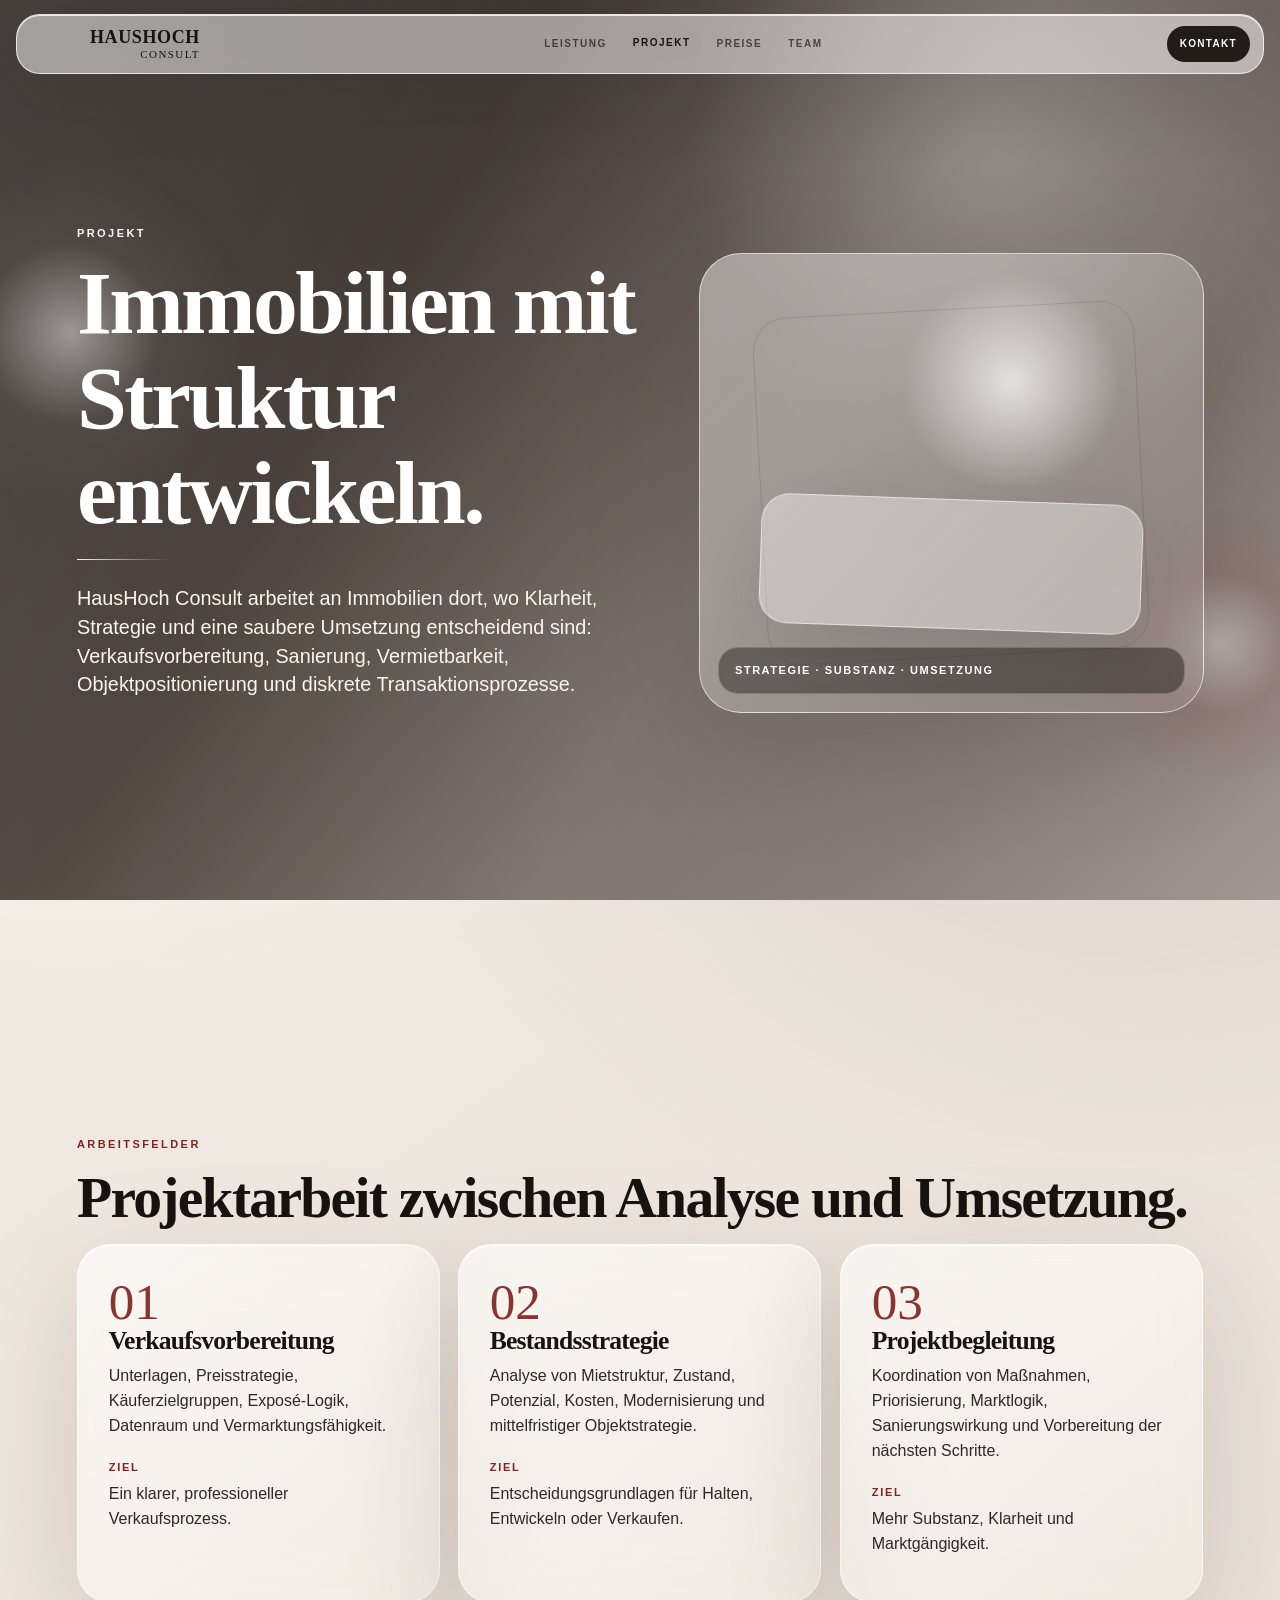
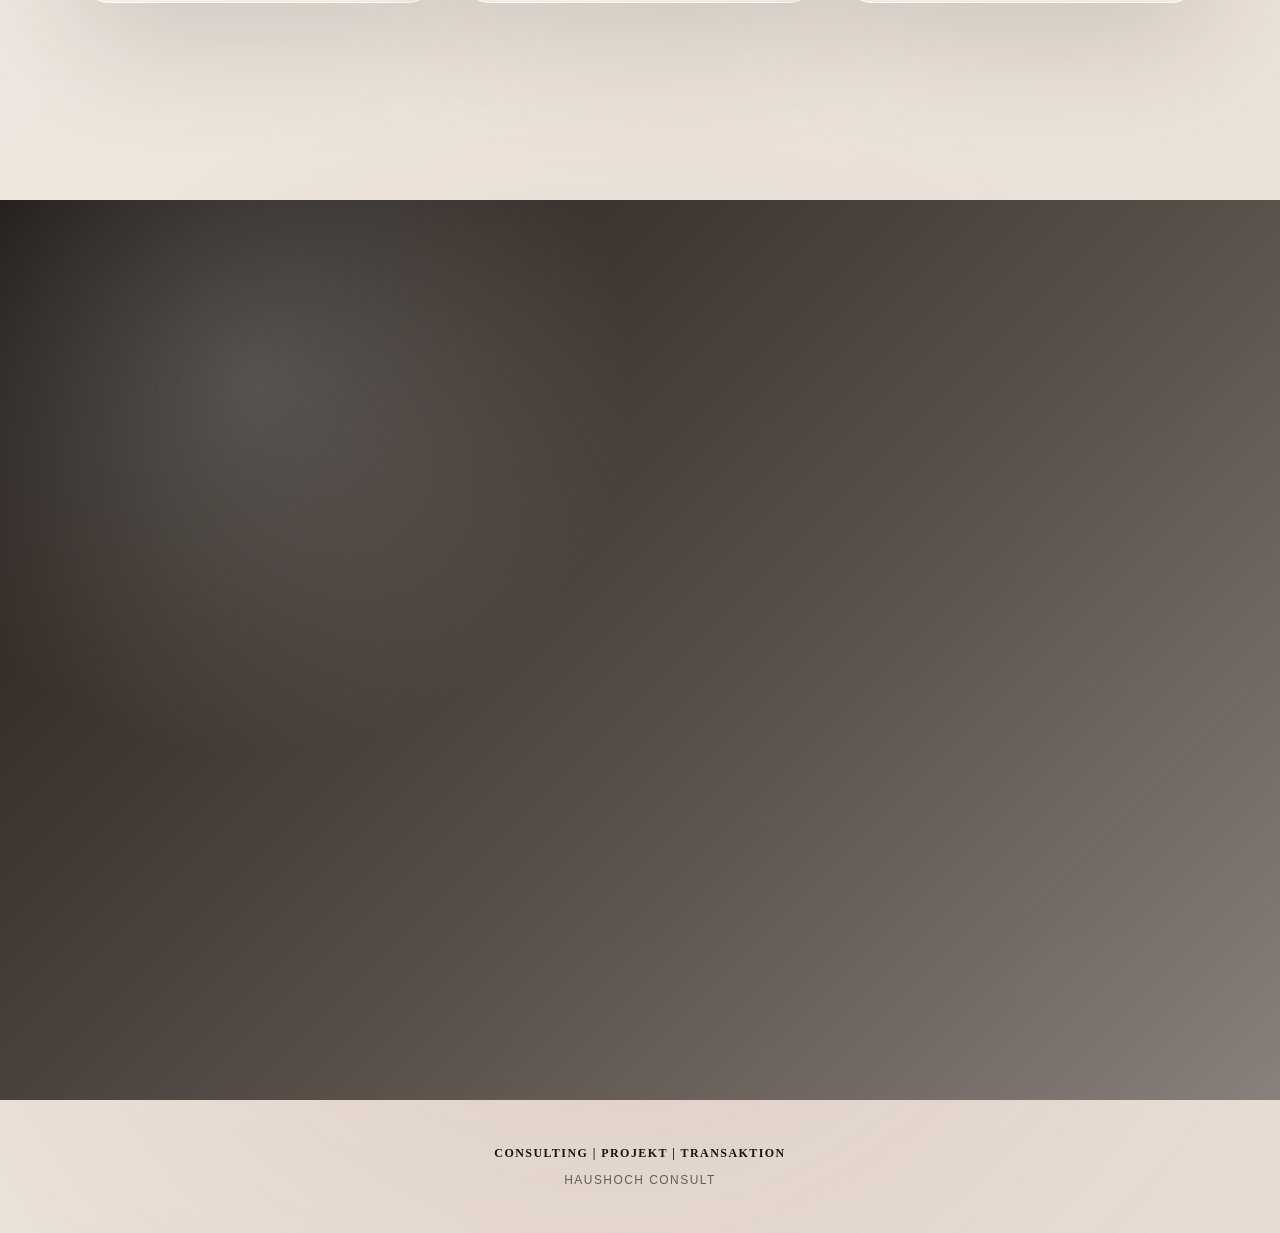
<file: projekt/index.html>
<!doctype html><html lang="de"><head><meta charset="utf-8"><meta name="viewport" content="width=device-width,initial-scale=1"><title>Projekt | HausHoch Consult</title><link rel="stylesheet" href="../assets/hhc.css"></head><body><div class="progress"></div><nav class="nav"><a class="logo" href="../"><b>HAUSHOCH</b>CONSULT</a><div class="navlinks"><a href="../leistung/">Leistung</a><a class="active" href="../projekt/">Projekt</a><a href="../preise/">Preise</a><a href="../team/">Team</a></div><a class="nav-cta" href="mailto:info@haus-hoch.com">Kontakt</a></nav><section class="section hero"><span class="orb one"></span><span class="orb two"></span><div class="wrap hero-grid"><div class="reveal"><div class="eyebrow">Projekt</div><h1>Immobilien mit Struktur entwickeln.</h1><div class="rule"></div><p class="lead">HausHoch Consult arbeitet an Immobilien dort, wo Klarheit, Strategie und eine saubere Umsetzung entscheidend sind: Verkaufsvorbereitung, Sanierung, Vermietbarkeit, Objektpositionierung und diskrete Transaktionsprozesse.</p></div><div class="visual tilt reveal float"><div class="caption">Strategie · Substanz · Umsetzung</div></div></div></section><section class="section"><div class="wrap"><div class="reveal"><div class="eyebrow">Arbeitsfelder</div><h2>Projektarbeit zwischen Analyse und Umsetzung.</h2></div><div class="grid3"><article class="case-card tilt reveal"><span class="number">01</span><h3>Verkaufsvorbereitung</h3><p>Unterlagen, Preisstrategie, Käuferzielgruppen, Exposé-Logik, Datenraum und Vermarktungsfähigkeit.</p><b>Ziel</b><p>Ein klarer, professioneller Verkaufsprozess.</p></article><article class="case-card tilt reveal"><span class="number">02</span><h3>Bestandsstrategie</h3><p>Analyse von Mietstruktur, Zustand, Potenzial, Kosten, Modernisierung und mittelfristiger Objektstrategie.</p><b>Ziel</b><p>Entscheidungsgrundlagen für Halten, Entwickeln oder Verkaufen.</p></article><article class="case-card tilt reveal"><span class="number">03</span><h3>Projektbegleitung</h3><p>Koordination von Maßnahmen, Priorisierung, Marktlogik, Sanierungswirkung und Vorbereitung der nächsten Schritte.</p><b>Ziel</b><p>Mehr Substanz, Klarheit und Marktgängigkeit.</p></article></div></div></section><section class="section dark"><div class="wrap grid"><div class="glass tilt reveal"><span class="kicker">Vorgehen</span><h3>Vom Objekt zur Entscheidung.</h3><ul class="list"><li>Unterlagen und Objektstatus erfassen</li><li>Chancen, Risiken und Handlungsoptionen strukturieren</li><li>Maßnahmen und Marktpositionierung ableiten</li><li>Prozess professionell vorbereiten und begleiten</li></ul></div><div class="reveal"><div class="eyebrow">Projektlogik</div><h2>Ruhig, diskret, belastbar.</h2><div class="rule"></div><p class="lead">Die Projektarbeit gibt Eigentümern und Investoren eine klare Entscheidungsbasis – sachlich, nachvollziehbar und mit Blick auf Wert, Potenzial und Umsetzbarkeit.</p></div></div></section><footer class="footer"><strong>CONSULTING | PROJEKT | TRANSAKTION</strong>HausHoch Consult</footer><script src="../assets/hhc.js" defer></script></body></html>
</file>
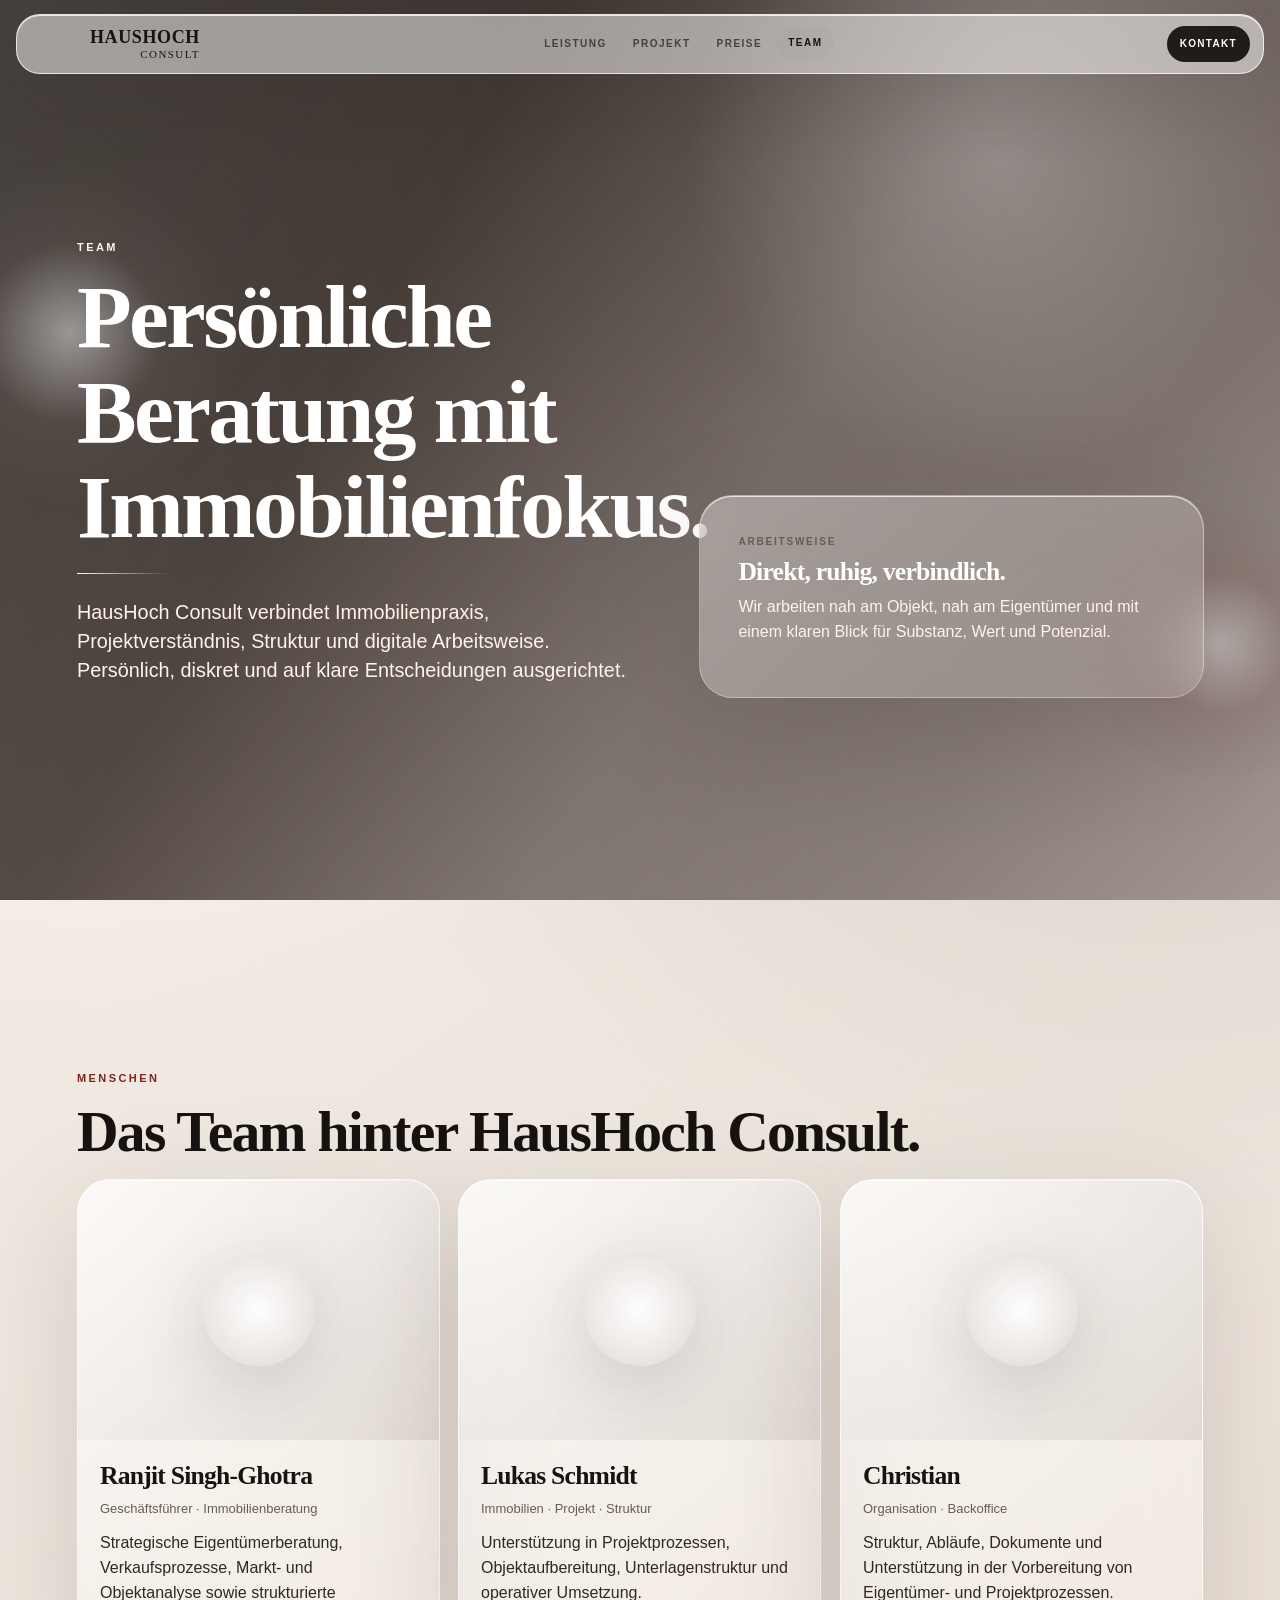
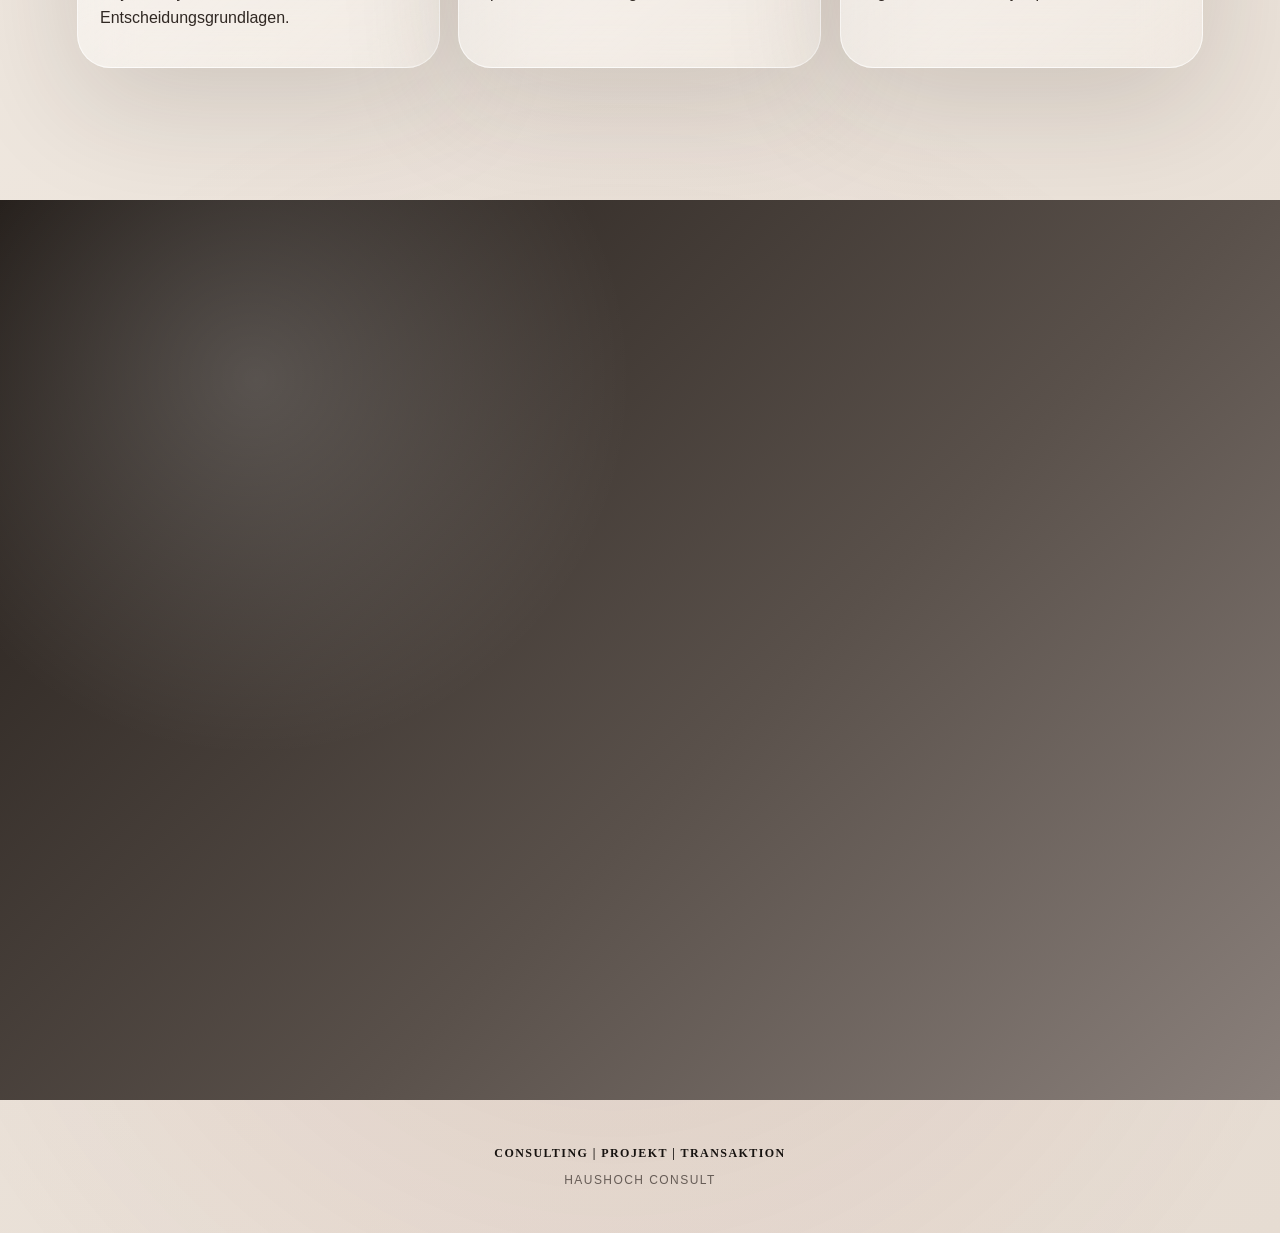
<file: team/index.html>
<!doctype html><html lang="de"><head><meta charset="utf-8"><meta name="viewport" content="width=device-width,initial-scale=1"><title>Team | HausHoch Consult</title><link rel="stylesheet" href="../assets/hhc.css"></head><body><div class="progress"></div><nav class="nav"><a class="logo" href="../"><b>HAUSHOCH</b>CONSULT</a><div class="navlinks"><a href="../leistung/">Leistung</a><a href="../projekt/">Projekt</a><a href="../preise/">Preise</a><a class="active" href="../team/">Team</a></div><a class="nav-cta" href="mailto:info@haus-hoch.com">Kontakt</a></nav><section class="section hero"><span class="orb one"></span><span class="orb two"></span><div class="wrap hero-grid"><div class="reveal"><div class="eyebrow">Team</div><h1>Persönliche Beratung mit Immobilienfokus.</h1><div class="rule"></div><p class="lead">HausHoch Consult verbindet Immobilienpraxis, Projektverständnis, Struktur und digitale Arbeitsweise. Persönlich, diskret und auf klare Entscheidungen ausgerichtet.</p></div><div class="hero-card tilt reveal float"><span class="kicker">Arbeitsweise</span><h3>Direkt, ruhig, verbindlich.</h3><p>Wir arbeiten nah am Objekt, nah am Eigentümer und mit einem klaren Blick für Substanz, Wert und Potenzial.</p></div></div></section><section class="section"><div class="wrap"><div class="reveal"><div class="eyebrow">Menschen</div><h2>Das Team hinter HausHoch Consult.</h2></div><div class="team-grid"><article class="portrait-card tilt reveal"><div class="portrait"></div><div class="portrait-content"><h3>Ranjit Singh-Ghotra</h3><div class="role">Geschäftsführer · Immobilienberatung</div><p>Strategische Eigentümerberatung, Verkaufsprozesse, Markt- und Objektanalyse sowie strukturierte Entscheidungsgrundlagen.</p></div></article><article class="portrait-card tilt reveal"><div class="portrait"></div><div class="portrait-content"><h3>Lukas Schmidt</h3><div class="role">Immobilien · Projekt · Struktur</div><p>Unterstützung in Projektprozessen, Objektaufbereitung, Unterlagenstruktur und operativer Umsetzung.</p></div></article><article class="portrait-card tilt reveal"><div class="portrait"></div><div class="portrait-content"><h3>Christian</h3><div class="role">Organisation · Backoffice</div><p>Struktur, Abläufe, Dokumente und Unterstützung in der Vorbereitung von Eigentümer- und Projektprozessen.</p></div></article></div></div></section><section class="section dark"><div class="wrap grid"><div class="glass tilt reveal"><span class="kicker">Teamprinzip</span><h3>Kleine Struktur. Klare Verantwortung.</h3><ul class="list"><li>Direkte Ansprechpartner</li><li>Kurze Wege</li><li>Diskrete Kommunikation</li><li>Verlässliche Vorbereitung</li></ul></div><div class="reveal"><div class="eyebrow">HausHoch Consult</div><h2>Beratung statt Lautstärke.</h2><div class="rule"></div><p class="lead">Unser Anspruch ist eine hochwertige, sachliche und persönliche Begleitung. Eigentümer sollen nicht überredet werden, sondern eine klare Grundlage für die richtige Entscheidung erhalten.</p></div></div></section><footer class="footer"><strong>CONSULTING | PROJEKT | TRANSAKTION</strong>HausHoch Consult</footer><script src="../assets/hhc.js" defer></script></body></html>
</file>
<file: assets/hhc.css>
:root{--ink:#171310;--muted:#665c56;--paper:#f5efe8;--paper2:#e6dcd2;--cream:#fffaf4;--zorba:#a29793;--accent:#7f241f;--glass:rgba(255,255,255,.44);--line:rgba(255,255,255,.62);--shadow:0 34px 120px rgba(41,31,27,.16);--max:1180px}*{box-sizing:border-box}html{scroll-behavior:smooth;background:var(--paper)}body{margin:0;color:var(--ink);font-family:"Aptos Narrow","Arial Narrow",Arial,sans-serif;background:radial-gradient(circle at 8% 8%,rgba(255,255,255,.94),transparent 28%),radial-gradient(circle at 86% 14%,rgba(162,151,147,.32),transparent 32%),radial-gradient(circle at 48% 84%,rgba(127,36,31,.11),transparent 30%),linear-gradient(145deg,var(--paper),var(--paper2));line-height:1.56;overflow-x:hidden;min-height:100vh;-webkit-font-smoothing:antialiased}body:before{content:"";position:fixed;inset:-20vh -20vw;pointer-events:none;background:linear-gradient(115deg,transparent 0 26%,rgba(255,255,255,.32) 34%,transparent 43%),radial-gradient(circle at var(--mx,50%) var(--my,30%),rgba(255,255,255,.38),transparent 18%);opacity:.72;transform:translate3d(0,calc(var(--scroll,0)*-24px),0);z-index:-2}body:after{content:"";position:fixed;inset:0;pointer-events:none;background-image:linear-gradient(rgba(23,19,16,.035) 1px,transparent 1px),linear-gradient(90deg,rgba(23,19,16,.03) 1px,transparent 1px);background-size:68px 68px;mask-image:linear-gradient(to bottom,rgba(0,0,0,.42),transparent 78%);z-index:-1}a{color:inherit;text-decoration:none}.progress{position:fixed;left:0;top:0;height:3px;width:calc(var(--scroll,0)*100%);background:linear-gradient(90deg,var(--accent),var(--zorba),rgba(255,255,255,.85));z-index:9999;box-shadow:0 0 26px rgba(127,36,31,.22)}.nav{position:fixed;z-index:900;top:14px;left:16px;right:16px;display:grid;grid-template-columns:170px minmax(0,1fr) auto;align-items:center;gap:16px;padding:11px 13px;border-radius:24px;background:rgba(255,255,255,.50);border:1px solid rgba(255,255,255,.72);box-shadow:0 20px 76px rgba(41,31,27,.10),inset 0 1px 0 rgba(255,255,255,.78);backdrop-filter:blur(28px) saturate(1.13)}.logo{font-family:"Bodoni Moda 11pt",Georgia,serif;text-transform:uppercase;letter-spacing:.13em;line-height:1.1;font-size:11px;text-align:right}.logo b{display:block;font-size:18px;letter-spacing:.035em;font-weight:800}.navlinks{display:flex;justify-content:center;gap:4px;overflow:auto;white-space:nowrap;scrollbar-width:none}.navlinks::-webkit-scrollbar{display:none}.navlinks a{font-size:10px;letter-spacing:.15em;text-transform:uppercase;font-weight:850;padding:9px 11px;border-radius:999px;opacity:.68;transition:.25s}.navlinks a:hover,.navlinks a.active{opacity:1;background:rgba(162,151,147,.16);transform:translateY(-1px)}.nav-cta{border-radius:999px;padding:10px 13px;background:#211c18;color:#fff;font-size:10px;letter-spacing:.13em;text-transform:uppercase;font-weight:850}.section{position:relative;min-height:100svh;padding:116px clamp(18px,6vw,88px) 78px;display:grid;align-items:center;overflow:hidden;transform-style:preserve-3d}.section.compact{min-height:auto;padding-top:86px}.wrap{width:min(var(--max),100%);margin:0 auto;position:relative;z-index:2}.hero{color:#fff;background:radial-gradient(circle at 78% 18%,rgba(255,255,255,.24),transparent 25%),linear-gradient(135deg,#201a16 0%,#5b504a 48%,#a29793 100%)}.hero:before{content:"";position:absolute;inset:0;background:linear-gradient(120deg,rgba(255,255,255,.17),transparent 31%,rgba(255,255,255,.10) 58%,transparent 78%);mix-blend-mode:screen}.hero .lead,.hero p{color:#fff3ea}.orb{position:absolute;border-radius:999px;filter:blur(2px);opacity:.52;pointer-events:none}.orb.one{width:360px;height:360px;left:-110px;top:17%;background:radial-gradient(circle,rgba(255,255,255,.88),rgba(162,151,147,.18),transparent 70%);transform:translate3d(0,calc(var(--scroll,0)*-44px),0)}.orb.two{width:280px;height:280px;right:-80px;bottom:13%;background:radial-gradient(circle,rgba(255,255,255,.68),rgba(127,36,31,.17),transparent 70%);transform:translate3d(0,calc(var(--scroll,0)*60px),0)}.hero-grid{display:grid;grid-template-columns:minmax(0,1.05fr) minmax(300px,.95fr);gap:clamp(28px,5vw,72px);align-items:end}.eyebrow{font-size:11px;letter-spacing:.22em;text-transform:uppercase;font-weight:850;color:var(--accent);margin-bottom:14px}.hero .eyebrow{color:#fff5ee}h1,h2,h3{font-family:"Bodoni Moda 11pt",Georgia,serif;margin:0;line-height:1.06;letter-spacing:-.03em;color:inherit}h1{font-size:clamp(44px,7vw,96px);max-width:980px}h2{font-size:clamp(32px,4.5vw,64px);margin-bottom:16px}h3{font-size:clamp(21px,2vw,31px);margin-bottom:10px}p{font-size:clamp(16px,1.18vw,18px);margin:0 0 14px;color:#302823}.lead{font-size:clamp(18px,1.55vw,24px);line-height:1.45;color:#2c2521}.small{font-size:13.5px;color:var(--muted)}.rule{width:92px;height:1px;background:linear-gradient(90deg,var(--accent),transparent);margin:18px 0 24px}.hero .rule{background:linear-gradient(90deg,#fff4eb,transparent)}.glass,.card,.hero-card,.service-card,.price-card,.case-card,.portrait-card{position:relative;border-radius:clamp(24px,2.6vw,38px);background:linear-gradient(140deg,rgba(255,255,255,.62),rgba(255,255,255,.24));border:1px solid var(--line);box-shadow:var(--shadow),inset 0 1px 0 rgba(255,255,255,.74);backdrop-filter:blur(28px) saturate(1.14);overflow:hidden;transform-style:preserve-3d}.hero-card{padding:clamp(24px,3vw,40px);background:linear-gradient(140deg,rgba(255,255,255,.34),rgba(255,255,255,.12));color:#fff;border-color:rgba(255,255,255,.28)}.card,.glass,.price-card,.case-card,.service-card{padding:clamp(22px,2.4vw,32px)}.card:after,.glass:after,.hero-card:after,.service-card:after,.price-card:after,.case-card:after,.portrait-card:after{content:"";position:absolute;inset:0;pointer-events:none;background:linear-gradient(120deg,transparent 0 34%,rgba(255,255,255,.42) 45%,transparent 58%);transform:translateX(-130%);transition:transform .9s cubic-bezier(.22,.61,.36,1);opacity:.72}.card:hover:after,.glass:hover:after,.hero-card:hover:after,.service-card:hover:after,.price-card:hover:after,.case-card:hover:after,.portrait-card:hover:after{transform:translateX(130%)}.dark{background:radial-gradient(circle at 20% 20%,rgba(255,255,255,.18),transparent 30%),linear-gradient(135deg,#201a16,#5a514b 58%,#8a807b);color:#fffaf4}.dark .card,.dark .glass,.dark .price-card,.dark .case-card,.dark .service-card{background:linear-gradient(140deg,rgba(255,255,255,.14),rgba(255,255,255,.055));border-color:rgba(255,255,255,.22);box-shadow:0 34px 120px rgba(0,0,0,.18),inset 0 1px 0 rgba(255,255,255,.22)}.dark p,.dark .small,.dark .lead{color:#f4e9df}.dark .eyebrow{color:#fff4ec}.dark .rule{background:linear-gradient(90deg,#fff4ec,transparent)}.grid{display:grid;grid-template-columns:1.05fr .95fr;gap:clamp(22px,4vw,58px);align-items:center}.grid2{display:grid;grid-template-columns:repeat(2,minmax(0,1fr));gap:18px}.grid3{display:grid;grid-template-columns:repeat(3,minmax(0,1fr));gap:18px}.grid4{display:grid;grid-template-columns:repeat(4,minmax(0,1fr));gap:16px}.list{display:grid;gap:12px;margin:18px 0 0;padding:0;list-style:none}.list li{padding:13px 15px;border-radius:18px;background:rgba(255,255,255,.34);border:1px solid rgba(255,255,255,.50);font-size:15px}.dark .list li{background:rgba(255,255,255,.10);border-color:rgba(255,255,255,.18)}.number{font-family:"Bodoni Moda 11pt",Georgia,serif;font-size:clamp(36px,4vw,64px);line-height:1;color:var(--accent);opacity:.92}.dark .number{color:#fff4ec}.kicker{font-size:10px;letter-spacing:.18em;text-transform:uppercase;font-weight:850;color:var(--muted);display:block;margin-bottom:8px}.dark .kicker{color:#eadfd7}.service-card{min-height:260px;display:flex;flex-direction:column;justify-content:space-between}.case-card{min-height:330px}.case-card b{display:block;font-size:11px;letter-spacing:.16em;text-transform:uppercase;margin:20px 0 6px;color:var(--accent)}.price-card{min-height:390px;display:flex;flex-direction:column}.price{font-family:"Bodoni Moda 11pt",Georgia,serif;font-size:clamp(38px,4.5vw,66px);line-height:1;color:var(--accent);margin:18px 0}.price-card ul{margin:0;padding:0;list-style:none;display:grid;gap:13px}.price-card li{padding:12px 0;border-top:1px solid rgba(162,151,147,.34)}.visual{min-height:460px;border-radius:42px;background:linear-gradient(135deg,rgba(255,255,255,.44),rgba(162,151,147,.18)),radial-gradient(circle at 62% 28%,rgba(255,255,255,.76),transparent 24%);border:1px solid rgba(255,255,255,.62);box-shadow:var(--shadow);position:relative;overflow:hidden;transform-style:preserve-3d;backdrop-filter:blur(26px)}.visual:before{content:"";position:absolute;inset:12%;border:1px solid rgba(23,19,16,.12);border-radius:34px;transform:translateZ(28px) rotate(-3deg)}.visual:after{content:"";position:absolute;left:12%;right:12%;bottom:18%;height:28%;border-radius:28px;background:rgba(255,255,255,.38);border:1px solid rgba(255,255,255,.56);box-shadow:0 24px 80px rgba(41,31,27,.13);transform:translateZ(54px) rotate(2deg)}.caption{position:absolute;left:18px;right:18px;bottom:18px;padding:14px 16px;border-radius:20px;background:rgba(30,24,20,.48);border:1px solid rgba(255,255,255,.20);color:#fff;backdrop-filter:blur(20px);font-size:11px;letter-spacing:.14em;text-transform:uppercase;font-weight:850;z-index:2}.team-grid{display:grid;grid-template-columns:repeat(3,minmax(0,1fr));gap:18px}.portrait-card{min-height:420px}.portrait{height:260px;display:grid;place-items:center;background:linear-gradient(135deg,rgba(255,255,255,.42),rgba(162,151,147,.22))}.portrait:before{content:"";width:112px;height:112px;border-radius:999px;background:radial-gradient(circle,rgba(255,255,255,.9),rgba(162,151,147,.2));box-shadow:0 20px 70px rgba(41,31,27,.15)}.portrait-content{padding:22px}.role{font-size:13px;color:var(--muted);margin-bottom:12px}.contact-strip{display:grid;grid-template-columns:repeat(4,minmax(0,1fr));gap:12px;margin-top:22px}.contact-item{padding:16px;border-radius:20px;background:rgba(255,255,255,.38);border:1px solid rgba(255,255,255,.50)}.contact-item b{display:block;font-size:10px;letter-spacing:.16em;text-transform:uppercase;margin-bottom:6px;color:var(--muted)}.reveal{opacity:0;transform:translate3d(0,42px,-80px) rotateX(8deg);filter:blur(8px);transition:opacity .9s cubic-bezier(.22,.61,.36,1),transform .9s cubic-bezier(.22,.61,.36,1),filter .9s ease;will-change:opacity,transform,filter}.reveal.is-visible{opacity:1;transform:translate3d(0,0,0) rotateX(0);filter:blur(0)}.reveal:nth-child(2n){transition-delay:.08s}.reveal:nth-child(3n){transition-delay:.14s}.tilt{transform:perspective(1000px) rotateX(var(--rx,0deg)) rotateY(var(--ry,0deg)) translate3d(0,var(--lift,0),0);transition:transform .22s ease;will-change:transform}.tilt.is-tilting{--lift:-3px}.tilt>*{transform:translateZ(0);transition:transform .22s ease}.tilt.is-tilting>*{transform:translateZ(20px)}.float{animation:float 8s ease-in-out infinite}@keyframes float{0%,100%{transform:translate3d(0,0,0)}50%{transform:translate3d(0,-12px,0)}}.footer{padding:44px 18px;text-align:center;color:var(--muted);font-size:12px;letter-spacing:.12em;text-transform:uppercase}.footer strong{font-family:"Bodoni Moda 11pt",Georgia,serif;color:var(--ink);display:block;margin-bottom:8px}@media(max-width:900px){.nav{grid-template-columns:1fr;gap:8px}.logo{text-align:left}.nav-cta{display:none}.section{padding-top:158px}.hero-grid,.grid{grid-template-columns:1fr}.grid2,.grid3,.grid4,.team-grid,.contact-strip{grid-template-columns:1fr}.visual{min-height:320px}.navlinks{justify-content:flex-start}}@media(prefers-reduced-motion:reduce){*,*:before,*:after{animation:none!important;transition:none!important;scroll-behavior:auto!important}.reveal{opacity:1!important;transform:none!important;filter:none!important}.tilt,.tilt>*{transform:none!important}}
.kolibri-stage{position:relative;min-height:470px;display:grid;place-items:center;perspective:1200px;perspective-origin:54% 46%;isolation:isolate}
.kolibri-stage:before{content:"";position:absolute;width:min(420px,82%);aspect-ratio:1;border-radius:50%;background:radial-gradient(circle,rgba(255,255,255,.32),rgba(255,255,255,.09) 44%,transparent 72%);filter:blur(10px);opacity:.8;pointer-events:none}
.kolibri-bird{position:relative;width:min(620px,49vw);aspect-ratio:720/405;transform-style:preserve-3d;transform-origin:54% 52%;will-change:transform,filter;z-index:1;filter:drop-shadow(0 22px 28px rgba(28,20,16,.20))}
.kolibri-bird img{width:100%;height:100%;object-fit:contain;display:block;pointer-events:none;user-select:none;transform:translate3d(0,0,8px);animation:kolibriHover 4.8s ease-in-out infinite;will-change:transform}
.kolibri-bird .eye{position:absolute;left:53.15%;top:30.5%;width:clamp(9px,.95vw,15px);aspect-ratio:1;border-radius:50%;transform:translate(-50%,-50%) translate3d(var(--ex,0px),var(--ey,0px),28px);background:radial-gradient(circle at 35% 30%,#fff 0 10%,transparent 11%),radial-gradient(circle,#050404 0 62%,rgba(30,10,10,.3) 72%,transparent 78%);opacity:.72;filter:drop-shadow(0 1px 1px rgba(0,0,0,.25));pointer-events:none;will-change:transform}
.kolibri-caption{position:absolute;left:50%;bottom:14px;transform:translateX(-50%);white-space:nowrap;font-size:10px;letter-spacing:.16em;text-transform:uppercase;font-weight:850;color:rgba(255,250,244,.72);z-index:2}
@keyframes kolibriHover{0%,100%{transform:translate3d(0,0,8px) rotateZ(0deg)}50%{transform:translate3d(0,-4px,12px) rotateZ(.18deg)}}
@media(max-width:900px){.kolibri-stage{min-height:330px}.kolibri-bird{width:min(760px,94vw)}.kolibri-caption{display:none}}
@media(pointer:coarse),(prefers-reduced-motion:reduce){.kolibri-bird{transform:none!important;filter:drop-shadow(0 18px 24px rgba(28,20,16,.18))!important}.kolibri-bird img{animation:none!important;transform:none!important}.kolibri-bird .eye{display:none}}
</file>
<file: onepager/assets/style.css>
:root {
  --bg: #faf8f5;
  --bg-soft: #f1ece6;
  --text: #171514;
  --muted: #655f5b;
  --line: rgba(162, 151, 147, 0.32);
  --zorba: #a29793;
  --burgundy: #741f30;
  --burgundy-dark: #591522;
  --burgundy-deep: #35171e;
  --headline: "Bodoni Moda 11pt", "Bodoni Moda", Didot, "Bodoni MT", Georgia, serif;
  --body: "Aptos Narrow", Aptos, "Arial Narrow", "Helvetica Neue", Arial, sans-serif;
  --max: 1240px;
  --ease-smooth: cubic-bezier(0.22, 1, 0.36, 1);
}

* { box-sizing: border-box; }
html { scroll-behavior: smooth; background: var(--bg); scroll-padding-top: 84px; }
body { margin: 0; background: var(--bg); color: var(--text); font-family: var(--body); line-height: 1.45; overflow-x: hidden; }
a { color: inherit; text-decoration: none; }
img { display: block; max-width: 100%; }
button { color: inherit; font: inherit; }
.container { width: min(var(--max), calc(100% - 44px)); margin-inline: auto; }
.skip-link { position: absolute; left: -9999px; }
.skip-link:focus { left: 16px; top: 16px; z-index: 999; color: #fff; background: #000; padding: 10px 14px; }
:focus-visible { outline: 2px solid var(--burgundy); outline-offset: 4px; }

.reveal { opacity: 1; translate: 0 0; }
.motion-ready .reveal { opacity: 0; translate: 0 18px; transition: opacity 700ms var(--ease-smooth), translate 700ms var(--ease-smooth); transition-delay: var(--delay, 0ms); }
.reveal.is-visible { opacity: 1; translate: 0 0; }
.tilt-card { --rx: 0deg; --ry: 0deg; --lift: 0px; transform: perspective(1100px) rotateX(var(--rx)) rotateY(var(--ry)) translateY(var(--lift)); transform-style: preserve-3d; transition: transform 280ms var(--ease-smooth), box-shadow 280ms ease, border-color 280ms ease; will-change: transform; }
.tilt-card:hover { --lift: -4px; }

.site-header { position: sticky; top: 0; z-index: 80; background: rgba(250, 248, 245, 0.91); backdrop-filter: blur(20px); -webkit-backdrop-filter: blur(20px); border-bottom: 1px solid var(--line); }
.header-inner { min-height: 78px; display: flex; align-items: center; justify-content: space-between; gap: 28px; padding-left: env(safe-area-inset-left); padding-right: env(safe-area-inset-right); }
.brand img { width: auto; height: 44px; }
.main-nav { display: flex; align-items: center; gap: 21px; font-size: 0.9rem; }
.main-nav a { position: relative; color: #4d4845; white-space: nowrap; }
.main-nav a::after { content: ""; position: absolute; left: 0; right: 0; bottom: -7px; height: 1px; background: var(--burgundy); transform: scaleX(0); transform-origin: left; transition: 180ms ease; }
.main-nav a:hover::after, .main-nav a:focus-visible::after { transform: scaleX(1); }
.main-site-link { color: var(--burgundy) !important; font-weight: 650; }
.menu-toggle { display: none; width: 44px; height: 44px; border: 0; background: transparent; padding: 7px; }
.menu-toggle span { display: block; height: 1.5px; width: 25px; background: var(--text); margin: 5px auto; }

.hero { position: relative; min-height: min(760px, 88svh); overflow: hidden; background: #ddd6cf; }
.hero-image, .hero-wash { position: absolute; inset: 0; }
.hero-image { background: url("hero/hero-skyline-final.webp") center 48% / cover no-repeat; transform: scale(1.006); filter: brightness(1.04) saturate(0.95) contrast(0.98); animation: hero-drift 18s ease-in-out infinite alternate; will-change: transform; }
.hero-wash { background: linear-gradient(90deg, rgba(250, 248, 245, 0.1) 0%, rgba(250, 248, 245, 0.02) 48%, rgba(250, 248, 245, 0.16) 100%); }
.hero-inner { position: relative; min-height: min(760px, 88svh); display: flex; align-items: center; justify-content: flex-end; padding: 96px 0 72px; }
.glass-panel { background: rgba(250, 248, 245, 0.78); border: 1px solid rgba(255, 255, 255, 0.78); box-shadow: 0 24px 64px rgba(31, 26, 23, 0.13); backdrop-filter: blur(20px) saturate(105%); -webkit-backdrop-filter: blur(20px) saturate(105%); }
.hero-panel { position: relative; width: min(520px, 100%); padding: 32px 34px 30px; border-radius: 6px; overflow: hidden; animation: hero-panel-in 900ms var(--ease-smooth) both; transform: perspective(900px) translateZ(0); }
.hero-panel::before { content: ""; position: absolute; inset: -80% -40%; pointer-events: none; background: linear-gradient(110deg, transparent 42%, rgba(255, 255, 255, 0.22) 50%, transparent 58%); transform: translateX(-36%); animation: glass-light 9s ease-in-out 1.4s infinite; }
.hero-panel > * { position: relative; z-index: 1; }
.eyebrow { margin: 0 0 10px; letter-spacing: 0.15em; font-size: 0.72rem; font-weight: 700; color: var(--burgundy); text-transform: uppercase; }
.eyebrow-light { color: rgba(255, 255, 255, 0.76); }
h1, h2, h3 { font-family: var(--headline); font-weight: 500; letter-spacing: -0.022em; }
h1 { margin: 0 0 17px; font-size: clamp(3rem, 5.2vw, 4.55rem); line-height: 0.98; }
h2 { margin: 0; font-size: clamp(2.15rem, 3.75vw, 3.45rem); line-height: 1.04; }
h3 { margin: 0; font-size: 1.35rem; line-height: 1.14; }
.hero-copy { margin: 0 0 24px; color: #433e3b; font-size: 1.04rem; max-width: 48ch; }
.hero-actions { display: flex; flex-wrap: wrap; gap: 11px; }
.button { display: inline-flex; align-items: center; justify-content: center; min-height: 48px; padding: 0 22px; border: 1px solid transparent; border-radius: 3px; font-weight: 650; font-size: 0.93rem; transition: transform 220ms var(--ease-smooth), background 180ms ease, box-shadow 180ms ease; }
.button:hover { transform: translateY(-1px); }
.button-burgundy { background: var(--burgundy); color: #fff; }
.button-burgundy:hover { background: var(--burgundy-dark); box-shadow: 0 10px 25px rgba(89, 21, 34, 0.2); }
.button-outline { color: var(--text); background: rgba(255, 255, 255, 0.33); border-color: rgba(116, 31, 48, 0.34); }

.trust-strip { position: relative; z-index: 3; background: rgba(250, 248, 245, 0.96); border-bottom: 1px solid var(--line); }
.trust-strip-inner { min-height: 66px; display: grid; grid-template-columns: repeat(4, 1fr); align-items: center; }
.trust-strip-inner span { position: relative; text-align: center; color: #4d4743; font-size: 0.86rem; font-weight: 650; letter-spacing: 0.025em; }
.trust-strip-inner span + span::before { content: ""; position: absolute; left: 0; top: 50%; width: 1px; height: 22px; background: var(--line); transform: translateY(-50%); }

.chapter { padding: 86px 0; border-top: 1px solid var(--line); scroll-margin-top: 78px; }
.chapter-light { background: var(--bg); }
.chapter-soft { background: linear-gradient(180deg, var(--bg-soft), #f7f3ef); }
.chapter-head { margin-bottom: 32px; }
.split-head { display: grid; grid-template-columns: 1.05fr 0.95fr; gap: 48px; align-items: end; }
.centered-head { max-width: 740px; text-align: center; margin-inline: auto; }
.compact-head { margin-bottom: 25px; }
.lead { margin: 0; color: var(--muted); font-size: 1rem; }
.lead-light { color: rgba(255, 255, 255, 0.76); }

.value-grid { display: grid; grid-template-columns: repeat(3, 1fr); gap: 14px; }
.value-card { padding: 25px; background: rgba(255, 255, 255, 0.72); border: 1px solid rgba(255, 255, 255, 0.9); box-shadow: 0 14px 34px rgba(49, 40, 34, 0.06); border-radius: 6px; }
.value-card:hover { box-shadow: 0 20px 45px rgba(49, 40, 34, 0.09); border-color: rgba(162, 151, 147, 0.42); }
.value-card p, .why-card p, .process-card p { margin: 9px 0 0; color: var(--muted); }

.service-grid { display: grid; grid-template-columns: repeat(4, 1fr); gap: 14px; }
.service-card { min-height: 340px; position: relative; overflow: hidden; border-radius: 6px; color: #fff; background: #e5ded7; }
.service-card > img, .service-overlay { position: absolute; inset: 0; width: 100%; height: 100%; }
.service-card > img { object-fit: cover; filter: brightness(1.06) saturate(0.9); transition: transform 420ms ease; }
.service-overlay { background: linear-gradient(180deg, rgba(24, 20, 18, 0.02) 30%, rgba(24, 20, 18, 0.66) 100%); }
.service-copy { position: absolute; inset: auto 0 0; z-index: 2; padding: 23px; }
.service-copy p { margin: 9px 0 0; color: rgba(255, 255, 255, 0.88); font-size: 0.91rem; }
.service-card:hover > img { transform: scale(1.03); }
.service-card:focus-visible { outline: 3px solid var(--burgundy); outline-offset: 3px; }
.mobile-hint { display: none; }

.object-head { margin-bottom: 26px; }
.object-carousel-wrap { position: relative; }
.object-carousel { display: grid; grid-auto-flow: column; grid-auto-columns: minmax(295px, 32%); gap: 16px; overflow-x: auto; scroll-snap-type: x mandatory; scrollbar-width: none; padding: 4px 2px 14px; overscroll-behavior-x: contain; }
.object-carousel::-webkit-scrollbar { display: none; }
.object-card { scroll-snap-align: start; background: #fff; border: 1px solid var(--line); border-radius: 6px; overflow: hidden; box-shadow: 0 16px 38px rgba(40, 32, 28, 0.06); }
.object-card:hover { box-shadow: 0 22px 48px rgba(40, 32, 28, 0.11); }
.object-image-wrap { position: relative; aspect-ratio: 4 / 3; overflow: hidden; background: #e6e0da; }
.object-image-wrap img { width: 100%; height: 100%; object-fit: cover; filter: brightness(1.06) saturate(0.94) contrast(0.97); transition: transform 420ms ease; }
.object-card:hover .object-image-wrap img { transform: scale(1.025); }
.sold-corner { position: absolute; top: 0; right: 0; width: 94px; height: 94px; background: var(--burgundy); clip-path: polygon(100% 0, 100% 100%, 0 0); z-index: 3; }
.sold-corner span { position: absolute; top: 24px; right: -9px; width: 92px; text-align: center; transform: rotate(45deg); color: #fff; font-size: 0.58rem; font-weight: 750; letter-spacing: 0.08em; white-space: nowrap; }
.object-body { padding: 19px; }
.object-data { display: flex; justify-content: space-between; gap: 14px; padding: 9px 0; border-top: 1px solid rgba(162, 151, 147, 0.23); }
.object-data:first-child { border-top: 0; }
.object-data span { color: var(--muted); font-size: 0.86rem; }
.object-data strong { font-family: var(--body); font-weight: 650; font-size: 0.9rem; text-align: right; }
.carousel-arrow { position: absolute; top: 42%; z-index: 5; width: 46px; height: 46px; border: 1px solid var(--line); background: rgba(255, 255, 255, 0.93); backdrop-filter: blur(10px); border-radius: 50%; cursor: pointer; font-size: 1.8rem; line-height: 1; transition: transform 180ms var(--ease-smooth), background 180ms ease; }
.carousel-arrow:hover { transform: scale(1.05); background: #fff; }
.carousel-prev { left: -14px; }
.carousel-next { right: -14px; }

.process-grid { display: grid; grid-template-columns: repeat(5, minmax(0, 1fr)); gap: 13px; }
.process-card { position: relative; overflow: hidden; min-height: 316px; border-radius: 6px; background: #ded7d0; box-shadow: 0 16px 38px rgba(35, 28, 24, 0.07); }
.process-card > img, .process-overlay { position: absolute; inset: 0; width: 100%; height: 100%; }
.process-card > img { object-fit: cover; filter: brightness(1.08) saturate(0.88); transition: transform 400ms ease; }
.process-overlay { background: linear-gradient(180deg, rgba(15, 13, 12, 0.01) 22%, rgba(15, 13, 12, 0.63) 100%); }
.process-copy-shell { position: absolute; inset: auto 0 0; padding: 20px; z-index: 2; }
.process-card h3 { color: #fff; }
.process-card p { color: rgba(255, 255, 255, 0.88); font-size: 0.9rem; }
.process-card:hover > img { transform: scale(1.03); }

.why-shell { padding: 38px; border-radius: 6px; display: grid; grid-template-columns: 0.9fr 1.1fr; gap: 44px; align-items: start; background: rgba(255, 255, 255, 0.64); border: 1px solid rgba(255, 255, 255, 0.88); box-shadow: 0 18px 50px rgba(49, 40, 34, 0.07); }
.why-copy .lead { margin-top: 17px; }
.why-grid { display: grid; grid-template-columns: repeat(2, 1fr); gap: 1px; background: var(--line); border: 1px solid var(--line); }
.why-card { background: rgba(255, 255, 255, 0.8); padding: 21px 22px; transition: background 220ms ease; }
.why-card:hover { background: #fff; }
.why-card p { font-size: 0.91rem; }

.team-section { padding-top: 76px; padding-bottom: 76px; }
.team-collage { display: grid; grid-template-columns: repeat(7, 96px); justify-content: center; gap: 10px; }
.team-tile { width: 96px; aspect-ratio: 1; margin: 0; overflow: hidden; border-radius: 4px; background: #eee9e4; border: 1px solid rgba(255, 255, 255, 0.92); box-shadow: 0 10px 25px rgba(35, 28, 24, 0.07); transition: transform 260ms var(--ease-smooth), box-shadow 260ms ease; }
.team-tile:hover { transform: translateY(-3px) scale(1.018); box-shadow: 0 16px 32px rgba(35, 28, 24, 0.1); }
.team-tile img { width: 100%; height: 100%; object-fit: cover; object-position: center 25%; }

.contact-section { position: relative; background: radial-gradient(circle at 85% 20%, rgba(116, 31, 48, 0.32), transparent 34%), linear-gradient(135deg, var(--burgundy-deep), #211719 68%); color: #fff; border-top: 0; overflow: hidden; }
.contact-section::before { content: ""; position: absolute; inset: 0; pointer-events: none; opacity: 0.22; background: linear-gradient(115deg, transparent 0 46%, rgba(255,255,255,0.07) 46.2%, transparent 46.5%); }
.contact-shell { display: grid; grid-template-columns: 0.8fr 1.2fr; gap: 56px; align-items: end; }
.contact-copy h2 { color: #fff; }
.contact-details { display: grid; grid-template-columns: repeat(3, 1fr); gap: 10px; }
.contact-details a { min-height: 132px; padding: 20px; border: 1px solid rgba(255, 255, 255, 0.16); background: rgba(255, 255, 255, 0.055); border-radius: 4px; transition: background 220ms ease, border-color 220ms ease, transform 220ms var(--ease-smooth); }
.contact-details a:hover { background: rgba(255, 255, 255, 0.095); border-color: rgba(255, 255, 255, 0.3); transform: translateY(-3px); }
.contact-details span { display: block; color: rgba(255, 255, 255, 0.55); font-size: 0.75rem; text-transform: uppercase; letter-spacing: 0.11em; margin-bottom: 13px; }
.contact-details strong { font-family: var(--body); font-weight: 600; font-size: 0.95rem; line-height: 1.45; }

.site-footer { background: #f5f1ec; border-top: 1px solid var(--line); }
.footer-grid { min-height: 108px; display: grid; grid-template-columns: 0.8fr 1fr 1.2fr; gap: 24px; align-items: center; }
.footer-brand img { height: 39px; width: auto; }
.footer-links { display: flex; gap: 16px; flex-wrap: wrap; justify-content: center; color: var(--muted); font-size: 0.86rem; }
.footer-legal { display: flex; flex-direction: column; align-items: flex-end; color: var(--muted); font-size: 0.81rem; }

.mobile-contact-bar { display: none; }

@keyframes hero-drift {
  from { transform: scale(1.006) translate3d(0, 0, 0); }
  to { transform: scale(1.026) translate3d(-0.28%, -0.18%, 0); }
}

@keyframes hero-panel-in {
  from { opacity: 0; transform: perspective(900px) translate3d(0, 20px, -18px); }
  to { opacity: 1; transform: perspective(900px) translate3d(0, 0, 0); }
}

@keyframes glass-light {
  0%, 62%, 100% { transform: translateX(-36%); opacity: 0; }
  70% { opacity: 0.65; }
  84% { transform: translateX(40%); opacity: 0; }
}

@media (max-width: 1080px) {
  .main-nav { gap: 14px; font-size: 0.84rem; }
  .service-grid { grid-template-columns: repeat(2, 1fr); }
  .object-carousel { grid-auto-columns: minmax(280px, 45%); }
  .process-grid { grid-template-columns: repeat(3, 1fr); }
  .contact-shell { grid-template-columns: 1fr; gap: 30px; }
}

@media (max-width: 960px) {
  .container { width: min(var(--max), calc(100% - 28px)); }
  .header-inner { min-height: 70px; }
  .brand img { height: 37px; }
  .menu-toggle { display: block; }
  .main-nav { display: none; position: absolute; top: 70px; left: 0; right: 0; padding: 19px 18px calc(23px + env(safe-area-inset-bottom)); background: rgba(250, 248, 245, 0.98); backdrop-filter: blur(18px); flex-direction: column; align-items: flex-start; border-bottom: 1px solid var(--line); }
  .main-nav.open { display: flex; }
  .main-nav a { width: 100%; min-height: 40px; display: flex; align-items: center; }
  .hero, .hero-inner { min-height: 680px; }
  .hero-image { background-position: 40% center; }
  .hero-inner { align-items: flex-end; justify-content: flex-start; padding: 88px 0 30px; }
  .hero-panel { padding: 27px 23px 25px; }
  .chapter { padding: 70px 0; scroll-margin-top: 70px; }
  .split-head, .why-shell { grid-template-columns: 1fr; gap: 19px; }
  .why-grid { grid-template-columns: repeat(2, 1fr); }
  .value-grid { grid-template-columns: 1fr; }
  .team-collage { grid-template-columns: repeat(7, 76px); gap: 7px; overflow-x: auto; justify-content: start; padding: 3px 2px 10px; scrollbar-width: none; }
  .team-collage::-webkit-scrollbar { display: none; }
  .team-tile { width: 76px; }
  .footer-grid { grid-template-columns: 1fr; padding: 25px 0; text-align: left; }
  .footer-links { justify-content: flex-start; }
  .footer-legal { align-items: flex-start; }
}

@media (max-width: 620px) {
  body { padding-bottom: calc(66px + env(safe-area-inset-bottom)); }
  h1 { font-size: clamp(2.65rem, 13vw, 3.85rem); }
  h2 { font-size: clamp(2rem, 9.6vw, 2.85rem); }
  h3 { font-size: 1.24rem; }
  .hero, .hero-inner { min-height: 604px; }
  .hero-image { background-position: 34% center; }
  .hero-copy { font-size: 0.96rem; }
  .hero-actions { flex-direction: column; }
  .hero-actions .button { width: 100%; }
  .trust-strip-inner { min-height: 76px; grid-template-columns: repeat(2, 1fr); row-gap: 5px; padding-block: 11px; }
  .trust-strip-inner span { font-size: 0.76rem; }
  .trust-strip-inner span + span::before { display: none; }
  .chapter { padding: 56px 0; }
  .chapter-head { margin-bottom: 25px; }
  .service-grid { grid-template-columns: none; grid-auto-flow: column; grid-auto-columns: 84%; gap: 12px; overflow-x: auto; scroll-snap-type: x mandatory; scrollbar-width: none; overscroll-behavior-x: contain; padding: 3px 14px 14px 1px; margin-right: -14px; }
  .service-grid::-webkit-scrollbar { display: none; }
  .service-card { min-height: 312px; scroll-snap-align: start; }
  .object-carousel { grid-auto-columns: 88%; }
  .carousel-arrow { display: none; }
  .mobile-hint { display: flex; align-items: center; gap: 8px; margin: 8px 0 0; color: var(--muted); font-size: 0.77rem; letter-spacing: 0.03em; }
  .mobile-hint span { color: var(--burgundy); font-size: 1rem; }
  .process-grid { grid-template-columns: 1fr; }
  .process-card { display: grid; grid-template-columns: 112px 1fr; min-height: 112px; background: rgba(255, 255, 255, 0.82); border: 1px solid rgba(162, 151, 147, 0.24); }
  .process-card > img { position: relative; inset: auto; width: 112px; height: 100%; min-height: 112px; grid-column: 1; grid-row: 1; }
  .process-overlay { display: none; }
  .process-copy-shell { position: relative; inset: auto; grid-column: 2; grid-row: 1; align-self: center; padding: 17px 18px; }
  .process-card h3 { color: var(--text); }
  .process-card p { margin-top: 6px; color: var(--muted); font-size: 0.86rem; }
  .why-shell { padding: 25px 19px; }
  .why-grid { grid-template-columns: 1fr; }
  .contact-details { grid-template-columns: 1fr; }
  .contact-details a { min-height: auto; }
  .mobile-contact-bar { position: fixed; z-index: 95; left: 10px; right: 10px; bottom: max(10px, env(safe-area-inset-bottom)); display: grid; grid-template-columns: 1fr 1fr; overflow: hidden; border: 1px solid rgba(255, 255, 255, 0.22); border-radius: 5px; background: rgba(53, 23, 30, 0.94); color: #fff; box-shadow: 0 14px 34px rgba(28, 16, 19, 0.26); backdrop-filter: blur(14px); -webkit-backdrop-filter: blur(14px); transition: opacity 240ms ease, transform 320ms var(--ease-smooth); }
  .mobile-contact-bar a { min-height: 52px; display: flex; align-items: center; justify-content: center; font-weight: 700; font-size: 0.91rem; }
  .mobile-contact-bar a + a { border-left: 1px solid rgba(255, 255, 255, 0.18); }
  .mobile-contact-bar.is-hidden { opacity: 0; transform: translateY(120%); pointer-events: none; }
}

@media (prefers-reduced-motion: reduce) {
  html { scroll-behavior: auto; }
  *, *::before, *::after { transition: none !important; animation: none !important; }
  .reveal { opacity: 1; translate: none; }
  .tilt-card { transform: none !important; }
}

@media (hover: none), (pointer: coarse) {
  .tilt-card { transform: none; }
  .tilt-card:hover { --lift: 0px; }
}
</file>
